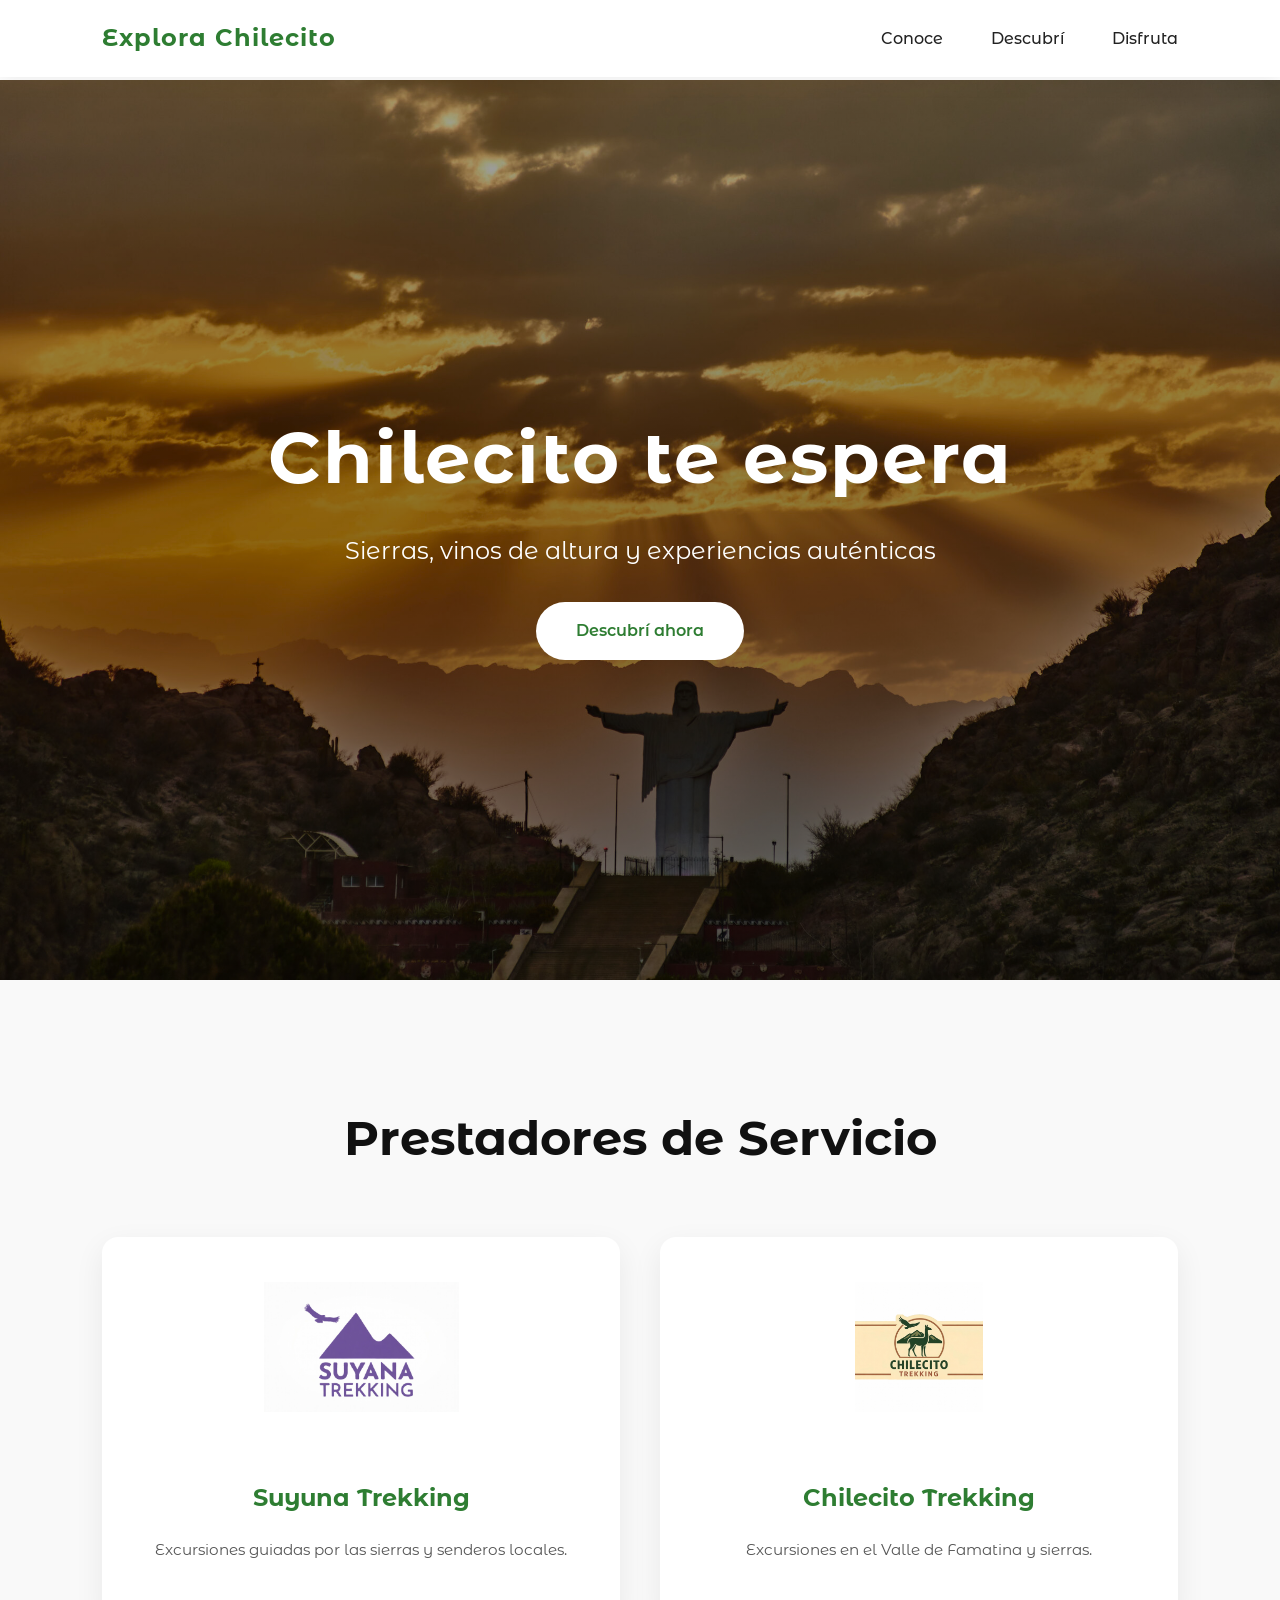
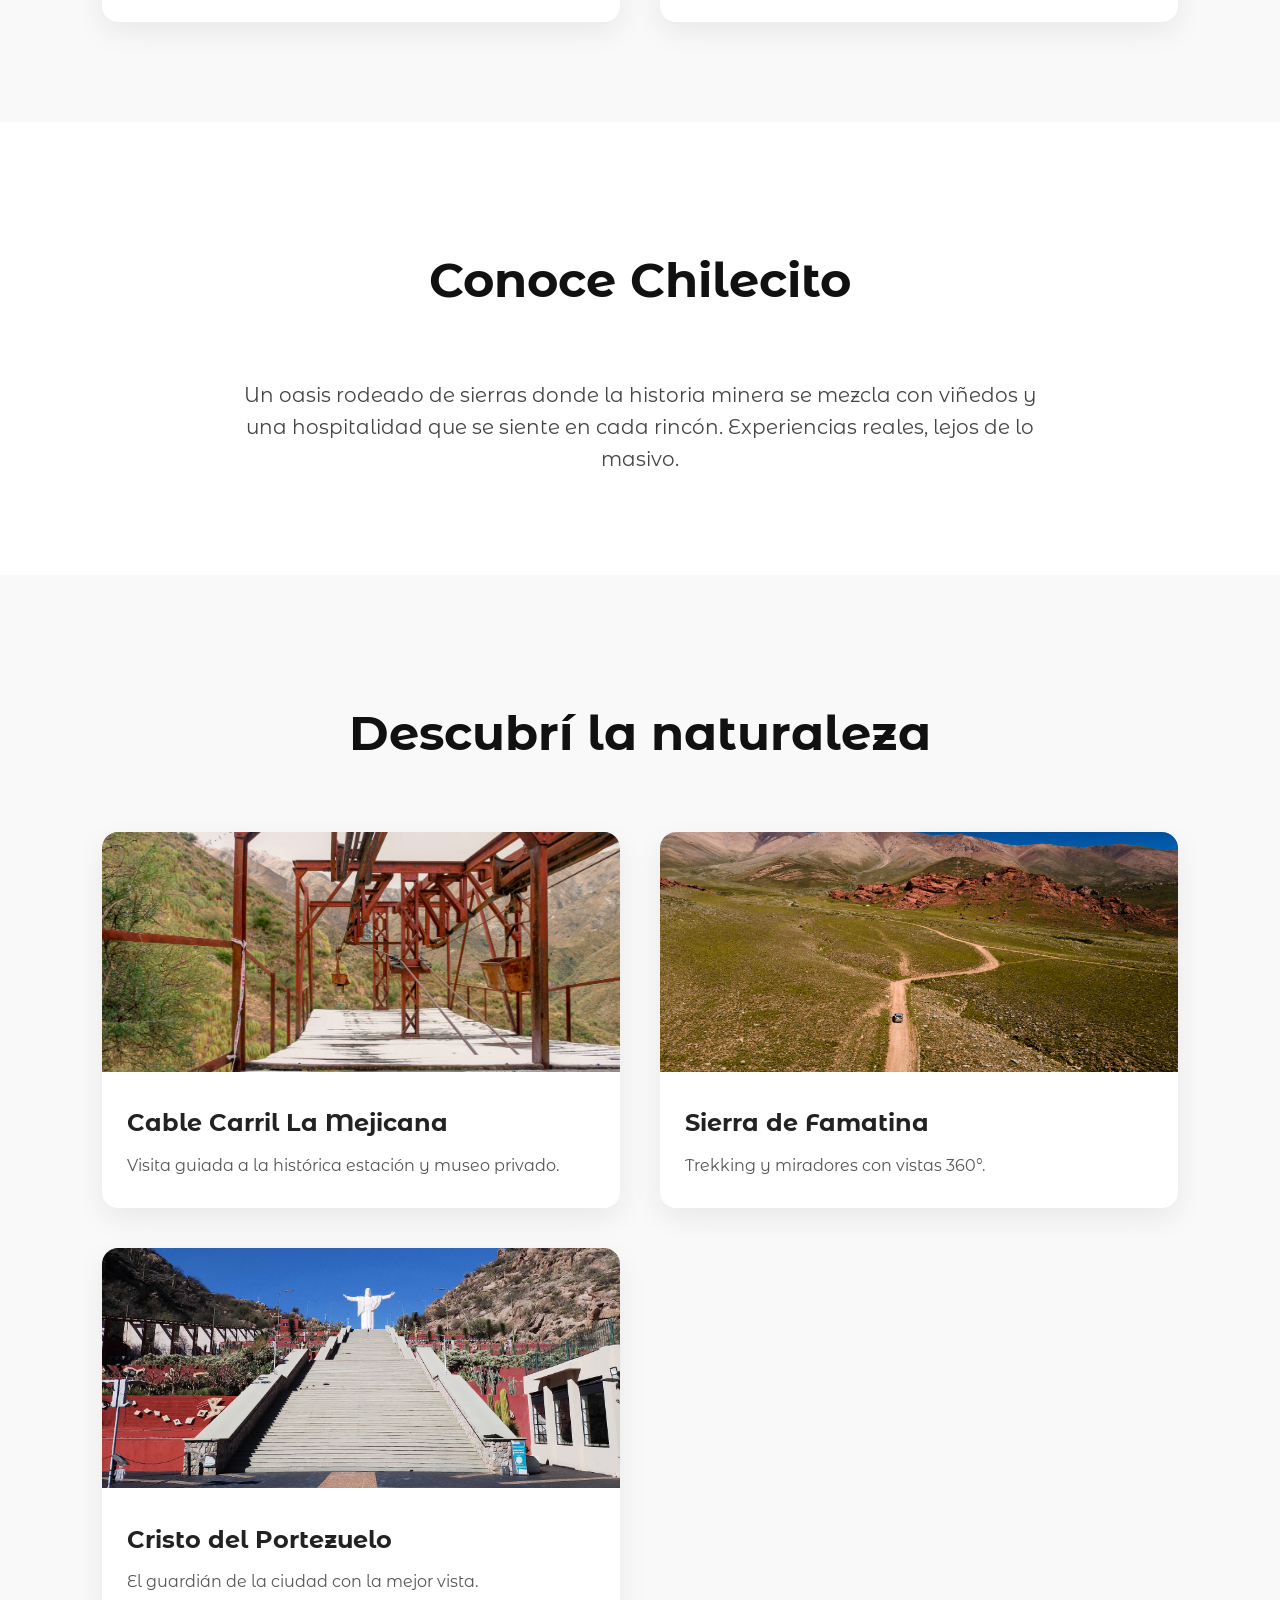
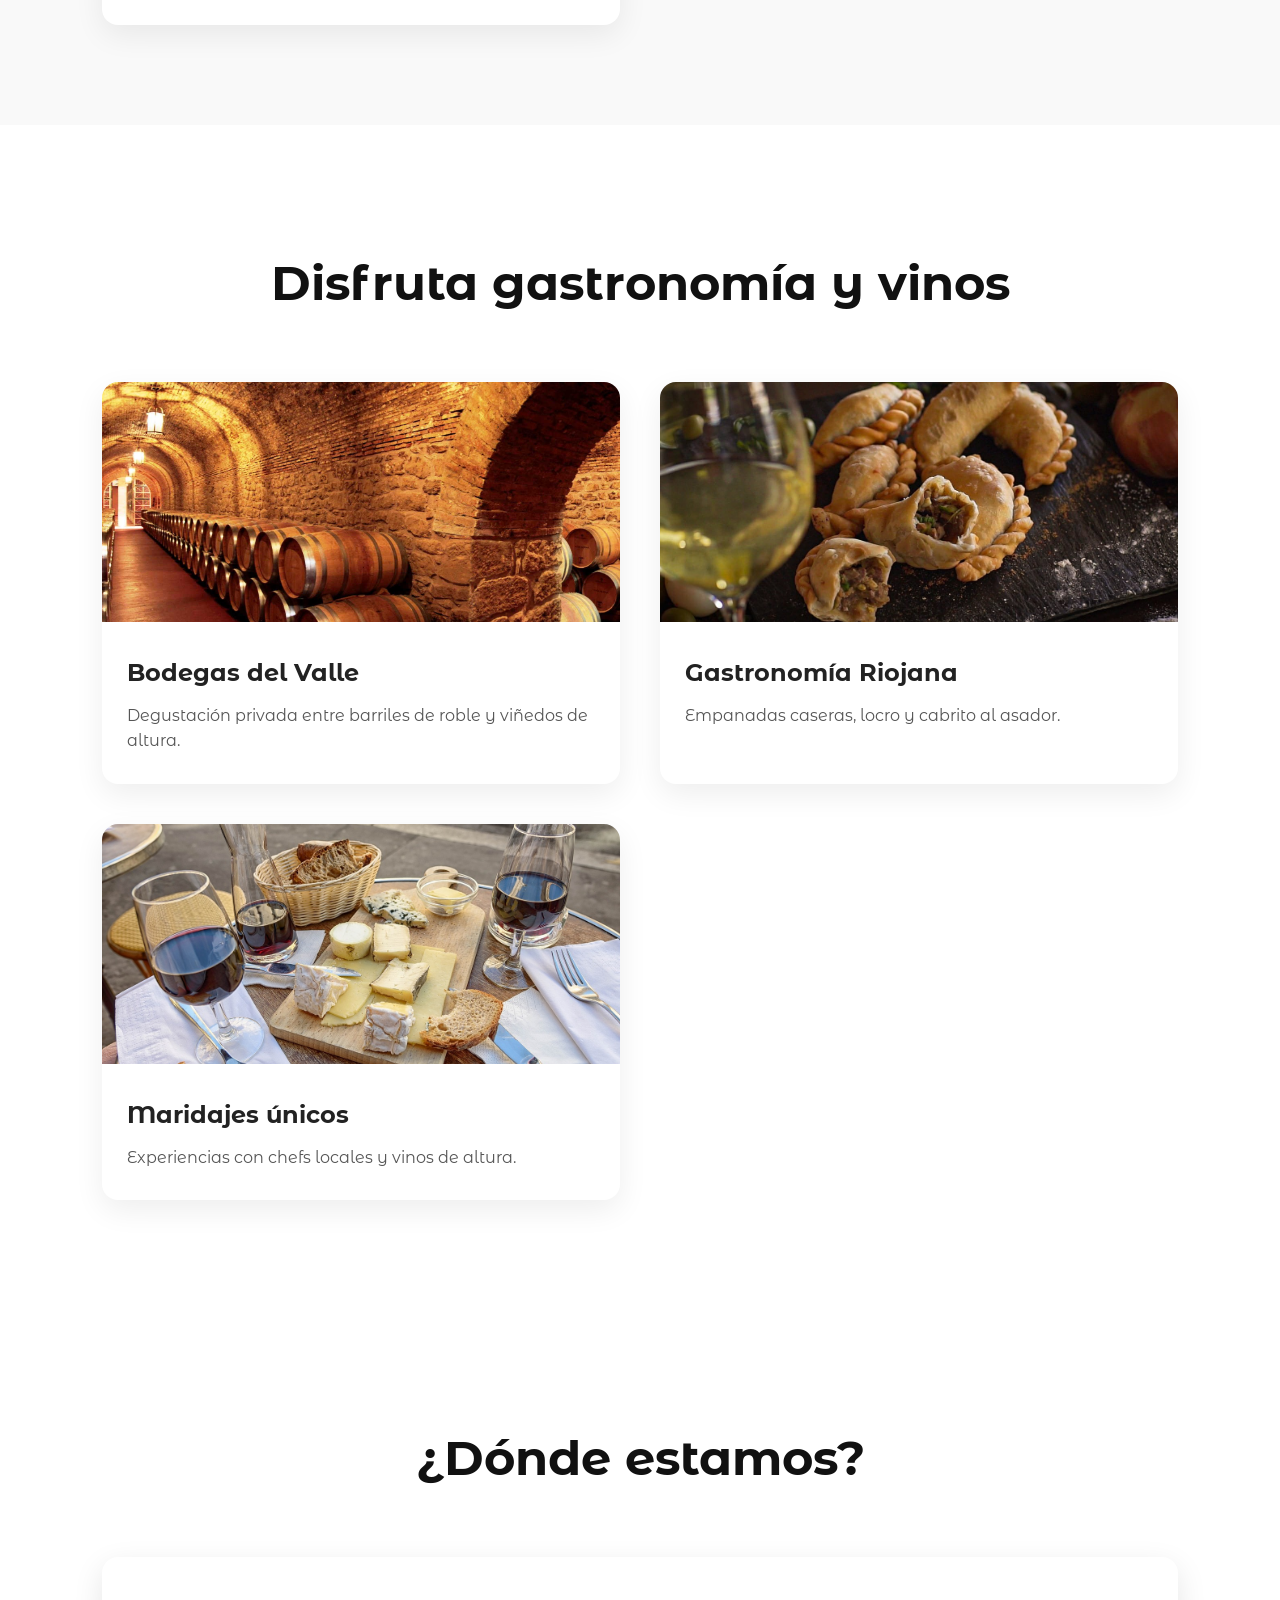
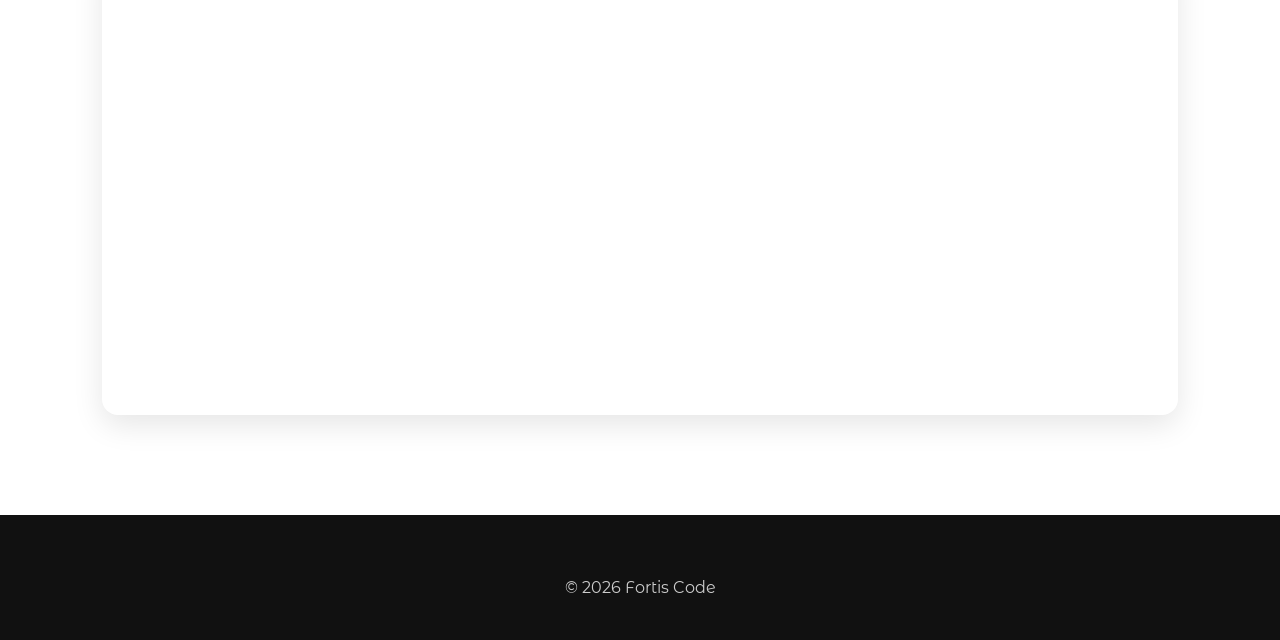
<file: index.html>
<!DOCTYPE html>
<html lang="es">
<head>
    <meta charset="UTF-8">
    <meta name="viewport" content="width=device-width, initial-scale=1.0">
    <title>Explora Chilecito • Sierras • Vinos • Aventura</title>
    <link href="https://fonts.googleapis.com/css2?family=Montserrat+Alternates:wght@400;500;600;700&display=swap" rel="stylesheet">
    <link rel="stylesheet" href="css/styles.css">
</head>
<body>

    <!-- NAVEGACIÓN -->
    <nav class="navbar">
        <div class="logo">
            <h2>Explora Chilecito</h2>
        </div>
        
        <div class="hamburger" onclick="toggleMenu()">☰</div>
        
        <ul class="menu" id="menu">
            <li class="dropdown">
                <a href="#conoce">Conoce</a>
                <ul class="dropdown-content">
                    <li><a href="pages/conoce-historia-cultura.html" target="_blank">Historia & Cultura</a></li>
                    <li><a href="pages/conoce-museos.html" target="_blank">Museos</a></li>
                    <li><a href="pages/conoce-pueblo.html" target="_blank">El Pueblo</a></li>
                </ul>
            </li>
            <li class="dropdown">
                <a href="#descubri">Descubrí</a>
                <ul class="dropdown-content">
                    <li><a href="pages/descubri-naturaleza.html" target="_blank">Naturaleza & Sierras</a></li>
                    <li><a href="pages/descubri-excursiones.html" target="_blank">Excursiones</a></li>
                    <li><a href="pages/descubri-senderismo.html" target="_blank">Senderismo</a></li>
                </ul>
            </li>
            <li class="dropdown">
                <a href="#disfruta">Disfruta</a>
                <ul class="dropdown-content">
                    <li><a href="pages/disfruta-gastronomia.html" target="_blank">Gastronomía Riojana</a></li>
                    <li><a href="pages/disfruta-ruta-vino.html" target="_blank">Ruta del Vino</a></li>
                    <li><a href="pages/disfruta-maridajes.html" target="_blank">Maridajes únicos</a></li>
                </ul>
            </li>
        </ul>
    </nav>

    <!-- HERO SLIDER -->
    <section class="hero">
        <div class="slider">
            <div class="slide active" style="background-image: url('images/hero-chilecito.jpeg')">
                <div class="overlay">
                    <h1>Chilecito te espera</h1>
                    <p>Sierras, vinos de altura y experiencias auténticas</p>
                    <a href="#descubri" class="btn">Descubrí ahora</a>
                </div>
            </div>
            <div class="slide" style="background-image: url('images/cable-mejicana.jpg')">
                <div class="overlay">
                    <h1>El Cable Carril La Mejicana</h1>
                    <p>Una obra de ingeniería que sigue impresionando</p>
                </div>
            </div>
            <div class="slide" style="background-image: url('images/viñedos-famatina.jpg')">
                <div class="overlay">
                    <h1>Viñedos en el Valle de Famatina</h1>
                    <p>Torrontés y Malbec de altura</p>
                </div>
            </div>
        </div>
    </section>

    <!-- PRESTADORES DE SERVICIO -->
    <section id="prestadores" class="section bg-light">
        <div class="container">
            <h2 class="section-title">Prestadores de Servicio</h2>
            <div class="cards-grid">
                <div class="card prestador-card" onclick="openModal('suyuna')">
                    <img src="images/logo-suyana-trekking.jpg" alt="Suyuna Trekking">
                    <h3>Suyuna Trekking</h3>
                    <p>Excursiones guiadas por las sierras y senderos locales.</p>
                </div>
                <div class="card prestador-card" onclick="openModal('chilecitotrekking')">
                    <img src="images/logo-tours-famatina.jpg" alt="Chilecito Trekking">
                    <h3>Chilecito Trekking</h3>
                    <p>Excursiones en el Valle de Famatina y sierras.</p>
                </div>
            </div>
        </div>
    </section>

    <!-- MODALES PARA PRESTADORES -->
    <div id="suyuna" class="modal">
        <div class="modal-content">
            <span class="close" onclick="closeModal('suyuna')">×</span>
            <h2>Suyuna Trekking</h2>
            <p>Contactanos directamente:</p>
            <a href="https://wa.me/5493825NUMEROSUYUNA?text=Hola%2C%20quiero%20info%20de%20senderismo" target="_blank" class="btn-social whatsapp">WhatsApp</a>
            <a href="https://www.instagram.com/suyana_trekking" target="_blank" class="btn-social instagram">Instagram</a>
        </div>
    </div>

    <div id="chilecitotrekking" class="modal">
        <div class="modal-content">
            <span class="close" onclick="closeModal('chilecitotrekking')">×</span>
            <h2>Chilecito Trekking</h2>
            <p>Contactanos directamente:</p>
            <a href="https://wa.me/5493825NUMEROCHILECITO?text=Hola%2C%20quiero%20info%20de%20senderismo" target="_blank" class="btn-social whatsapp">WhatsApp</a>
            <a href="https://www.instagram.com/chilecitotrekking" target="_blank" class="btn-social instagram">Instagram</a>
        </div>
    </div>

    <!-- CONOCE -->
    <section id="conoce" class="section">
        <div class="container">
            <h2 class="section-title">Conoce Chilecito</h2>
            <p class="intro">
                Un oasis rodeado de sierras donde la historia minera se mezcla con viñedos 
                y una hospitalidad que se siente en cada rincón. Experiencias reales, lejos de lo masivo.
            </p>
        </div>
    </section>

    <!-- DESCUBRÍ -->
    <section id="descubri" class="section bg-light">
        <div class="container">
            <h2 class="section-title">Descubrí la naturaleza</h2>
            <div class="cards-grid">
                <div class="card">
                    <img src="images/cable-mejicana.jpg" alt="Cable Carril La Mejicana">
                    <h3>Cable Carril La Mejicana</h3>
                    <p>Visita guiada a la histórica estación y museo privado.</p>
                </div>
                <div class="card">
                    <img src="images/sierra-famatina.jpg" alt="Sierra de Famatina">
                    <h3>Sierra de Famatina</h3>
                    <p>Trekking y miradores con vistas 360°.</p>
                </div>
                <div class="card">
                    <img src="images/cristo-portezuelo.jpg" alt="Cristo del Portezuelo">
                    <h3>Cristo del Portezuelo</h3>
                    <p>El guardián de la ciudad con la mejor vista.</p>
                </div>
            </div>
        </div>
    </section>

    <!-- DISFRUTA -->
    <section id="disfruta" class="section">
        <div class="container">
            <h2 class="section-title">Disfruta gastronomía y vinos</h2>
            <div class="cards-grid">
                <div class="card">
                    <img src="images/barriles-vino.jpg" alt="Barriles en bodega">
                    <h3>Bodegas del Valle</h3>
                    <p>Degustación privada entre barriles de roble y viñedos de altura.</p>
                </div>
                <div class="card">
                    <img src="images/empanadas-riojanas.jpg" alt="Empanadas riojanas">
                    <h3>Gastronomía Riojana</h3>
                    <p>Empanadas caseras, locro y cabrito al asador.</p>
                </div>
                <div class="card">
                    <img src="images/maridaje-vinos.jpg" alt="Maridaje de vinos y comida">
                    <h3>Maridajes únicos</h3>
                    <p>Experiencias con chefs locales y vinos de altura.</p>
                </div>
            </div>
        </div>
    </section>

    <!-- MAPA -->
    <section id="ubicacion" class="section">
        <div class="container">
            <h2 class="section-title">¿Dónde estamos?</h2>
            <div class="map-container">
                <iframe src="https://www.google.com/maps/embed?pb=!1m18!1m12!1m3!1d3265.123456789!2d-67.495!3d-29.16!2m3!1f0!2f0!3f0!3m2!1i1024!2i768!4f13.1!3m3!1m2!1s0x96b5c5c5c5c5c5c5%3A0x1234567890abcdef!2sChilecito%2C%20La%20Rioja%2C%20Argentina!5e0!3m2!1ses!2sar!4v1700000000000" 
                        width="100%" height="450" style="border:0;" allowfullscreen="" loading="lazy" referrerpolicy="no-referrer-when-downgrade"></iframe>
            </div>
        </div>
    </section>

    <!-- FOOTER (solo derechos de autor) -->
    <footer id="contacto">
        <div class="container">
            <p>© 2026 Fortis Code</p>
        </div>
    </footer>

    <script>
        // Slider automático
        let currentSlide = 0;
        const slides = document.querySelectorAll('.slide');
        setInterval(() => {
            slides[currentSlide].classList.remove('active');
            currentSlide = (currentSlide + 1) % slides.length;
            slides[currentSlide].classList.add('active');
        }, 5000);

        // Menú hamburguesa en móvil
        function toggleMenu() {
            const menu = document.getElementById('menu');
            menu.classList.toggle('active');
        }

        // Modales para prestadores
        function openModal(id) {
            document.getElementById(id).style.display = "block";
        }

        function closeModal(id) {
            document.getElementById(id).style.display = "none";
        }

        window.onclick = function(event) {
            const modals = document.getElementsByClassName('modal');
            for (let i = 0; i < modals.length; i++) {
                if (event.target == modals[i]) {
                    modals[i].style.display = "none";
                }
            }
        }
    </script>

</body>
</html>
</file>
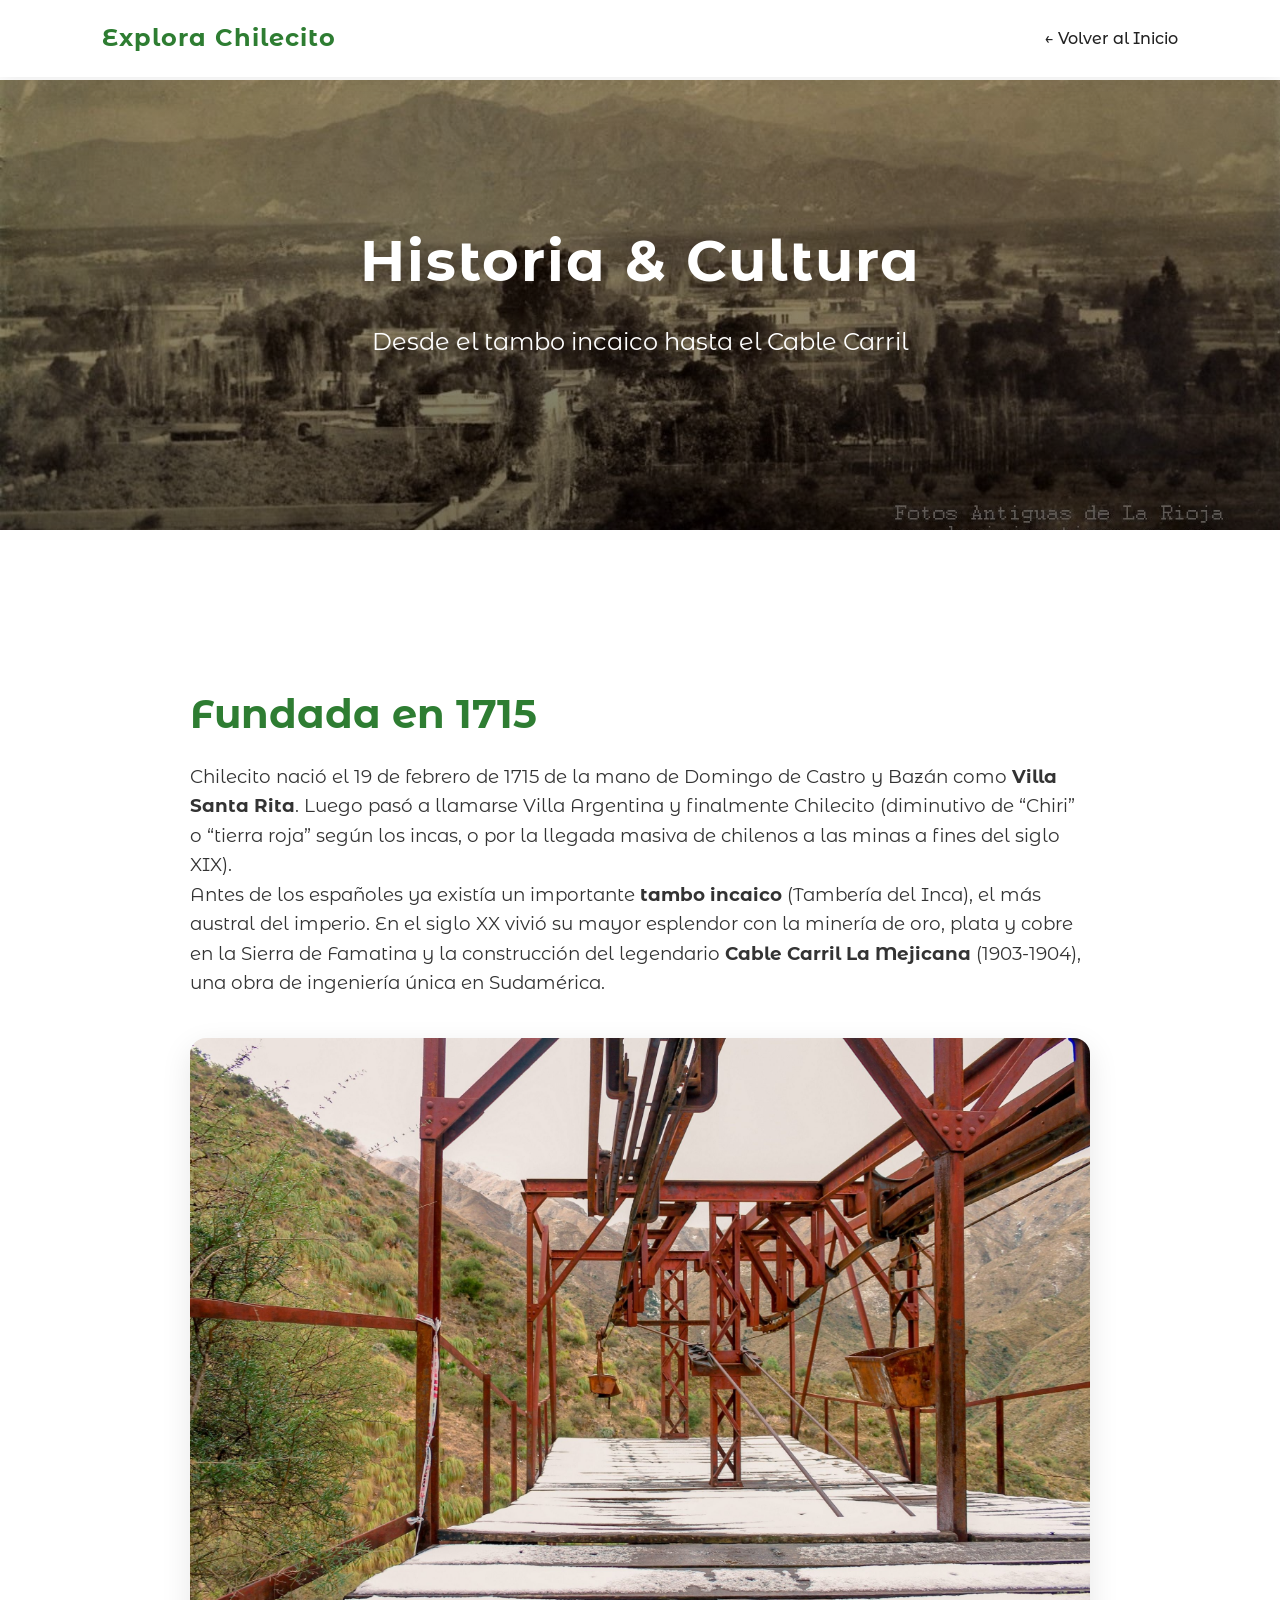
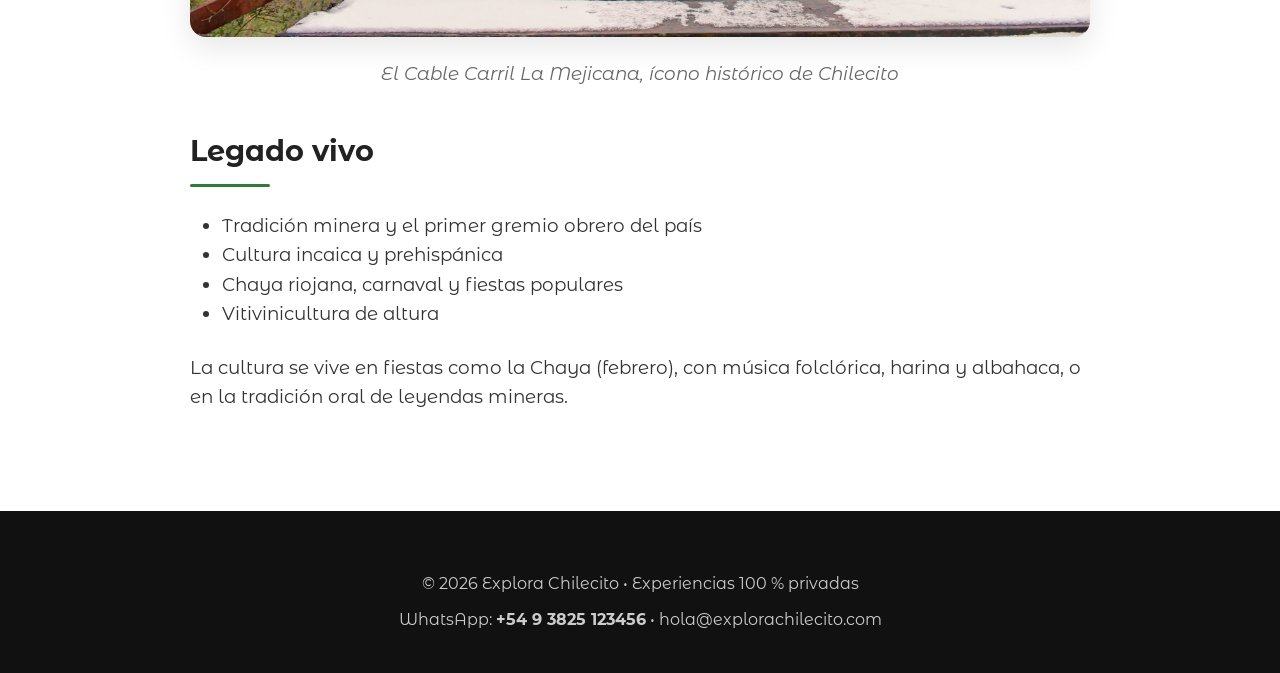
<file: pages/conoce-historia-cultura.html>
<!DOCTYPE html>
<html lang="es">
<head>
    <meta charset="UTF-8">
    <meta name="viewport" content="width=device-width, initial-scale=1.0">
    <title>Historia & Cultura • Explora Chilecito</title>
    <link href="https://fonts.googleapis.com/css2?family=Montserrat+Alternates:wght@400;500;600;700&display=swap" rel="stylesheet">
    <link rel="stylesheet" href="../css/styles.css">
</head>
<body>
    <nav class="navbar">
        <div class="logo"><h2>Explora Chilecito</h2></div>
        <ul class="menu"><li><a href="../index.html">← Volver al Inicio</a></li></ul>
    </nav>

    <section class="hero small-hero" style="background-image: url('../images/historia-hero.jpg');">
        <div class="overlay">
            <h1>Historia & Cultura</h1>
            <p>Desde el tambo incaico hasta el Cable Carril</p>
        </div>
    </section>

    <section class="section">
        <div class="container content-text">
            <h2>Fundada en 1715</h2>
            <p>Chilecito nació el 19 de febrero de 1715 de la mano de Domingo de Castro y Bazán como <strong>Villa Santa Rita</strong>. Luego pasó a llamarse Villa Argentina y finalmente Chilecito (diminutivo de “Chiri” o “tierra roja” según los incas, o por la llegada masiva de chilenos a las minas a fines del siglo XIX).</p>
            
            <p>Antes de los españoles ya existía un importante <strong>tambo incaico</strong> (Tambería del Inca), el más austral del imperio. En el siglo XX vivió su mayor esplendor con la minería de oro, plata y cobre en la Sierra de Famatina y la construcción del legendario <strong>Cable Carril La Mejicana</strong> (1903-1904), una obra de ingeniería única en Sudamérica.</p>

            <div class="image-full">
                <img src="../images/cable-mejicana.jpg" alt="Cable Carril histórico">
                <p class="caption">El Cable Carril La Mejicana, ícono histórico de Chilecito</p>
            </div>

            <h3>Legado vivo</h3>
            <ul>
                <li>Tradición minera y el primer gremio obrero del país</li>
                <li>Cultura incaica y prehispánica</li>
                <li>Chaya riojana, carnaval y fiestas populares</li>
                <li>Vitivinicultura de altura</li>
            </ul>

            <p>La cultura se vive en fiestas como la Chaya (febrero), con música folclórica, harina y albahaca, o en la tradición oral de leyendas mineras.</p>
        </div>
    </section>

    <footer id="contacto">
        <div class="container">
            <p>© 2026 Explora Chilecito • Experiencias 100 % privadas</p>
            <p>WhatsApp: <strong>+54 9 3825 123456</strong> • hola@explorachilecito.com</p>
        </div>
    </footer>
</body>
</html>
</file>
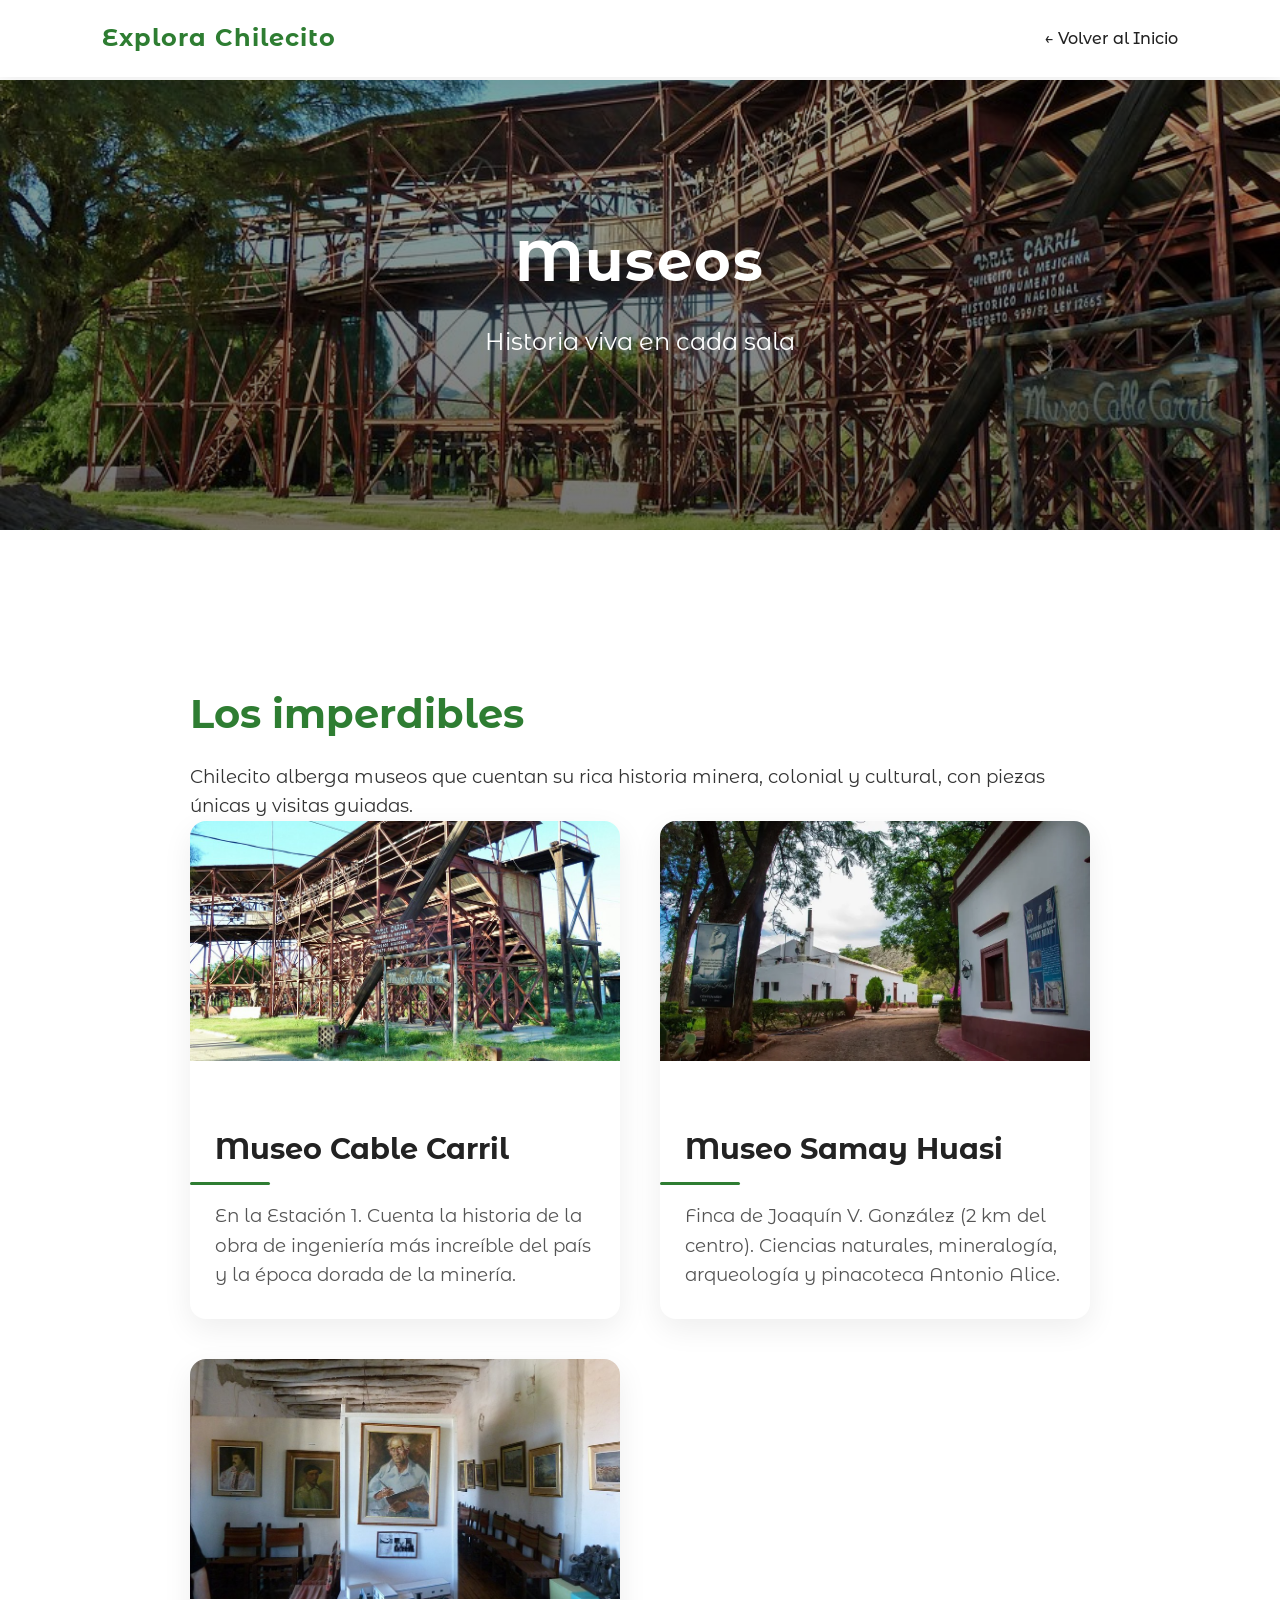
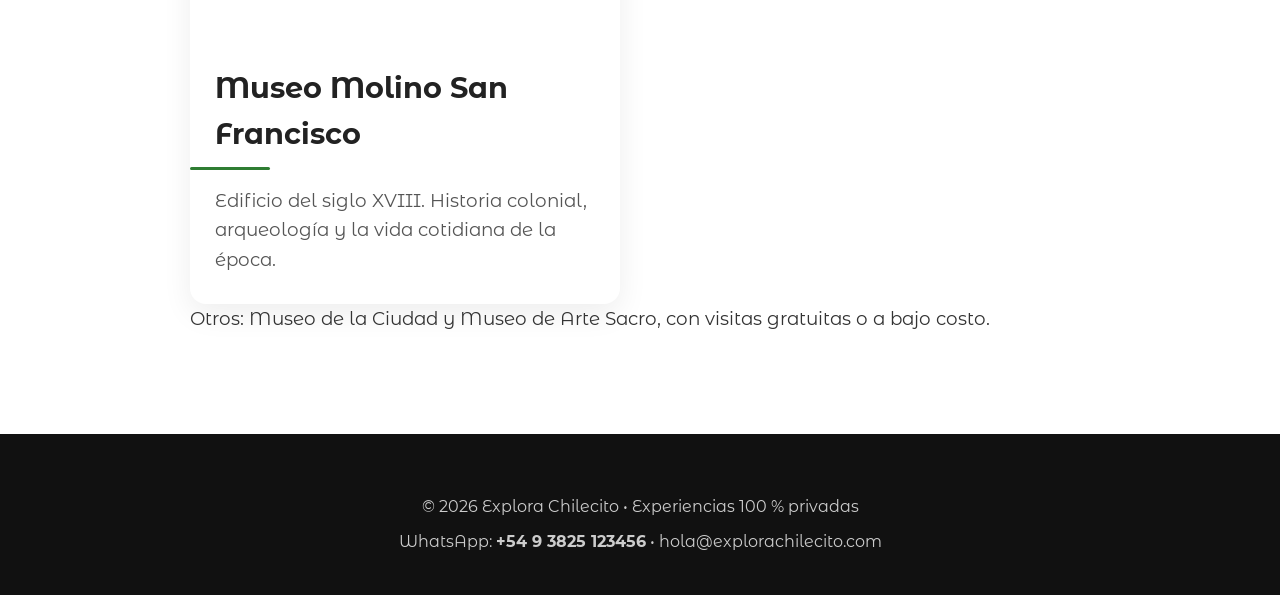
<file: pages/conoce-museos.html>
<!DOCTYPE html>
<html lang="es">
<head>
    <meta charset="UTF-8">
    <meta name="viewport" content="width=device-width, initial-scale=1.0">
    <title>Museos de Chilecito • Explora Chilecito</title>
    <link href="https://fonts.googleapis.com/css2?family=Montserrat+Alternates:wght@400;500;600;700&display=swap" rel="stylesheet">
    <link rel="stylesheet" href="../css/styles.css">
</head>
<body>
    <nav class="navbar">
        <div class="logo"><h2>Explora Chilecito</h2></div>
        <ul class="menu"><li><a href="../index.html">← Volver al Inicio</a></li></ul>
    </nav>

    <section class="hero small-hero" style="background-image: url('../images/museos-hero.jpg');">
        <div class="overlay">
            <h1>Museos</h1>
            <p>Historia viva en cada sala</p>
        </div>
    </section>

    <section class="section">
        <div class="container content-text">
            <h2>Los imperdibles</h2>
            <p>Chilecito alberga museos que cuentan su rica historia minera, colonial y cultural, con piezas únicas y visitas guiadas.</p>

            <div class="cards-grid">
                <div class="card">
                    <img src="../images/museo-cable-carril.jpg" alt="Museo Cable Carril">
                    <h3>Museo Cable Carril</h3>
                    <p>En la Estación 1. Cuenta la historia de la obra de ingeniería más increíble del país y la época dorada de la minería.</p>
                </div>
                <div class="card">
                    <img src="../images/museo-samay-huasi.jpg" alt="Museo Samay Huasi">
                    <h3>Museo Samay Huasi</h3>
                    <p>Finca de Joaquín V. González (2 km del centro). Ciencias naturales, mineralogía, arqueología y pinacoteca Antonio Alice.</p>
                </div>
                <div class="card">
                    <img src="../images/museo-molino.jpg" alt="Museo Molino San Francisco">
                    <h3>Museo Molino San Francisco</h3>
                    <p>Edificio del siglo XVIII. Historia colonial, arqueología y la vida cotidiana de la época.</p>
                </div>
            </div>

            <p>Otros: Museo de la Ciudad y Museo de Arte Sacro, con visitas gratuitas o a bajo costo.</p>
        </div>
    </section>

    <footer id="contacto">
        <div class="container">
            <p>© 2026 Explora Chilecito • Experiencias 100 % privadas</p>
            <p>WhatsApp: <strong>+54 9 3825 123456</strong> • hola@explorachilecito.com</p>
        </div>
    </footer>
</body>
</html>
</file>
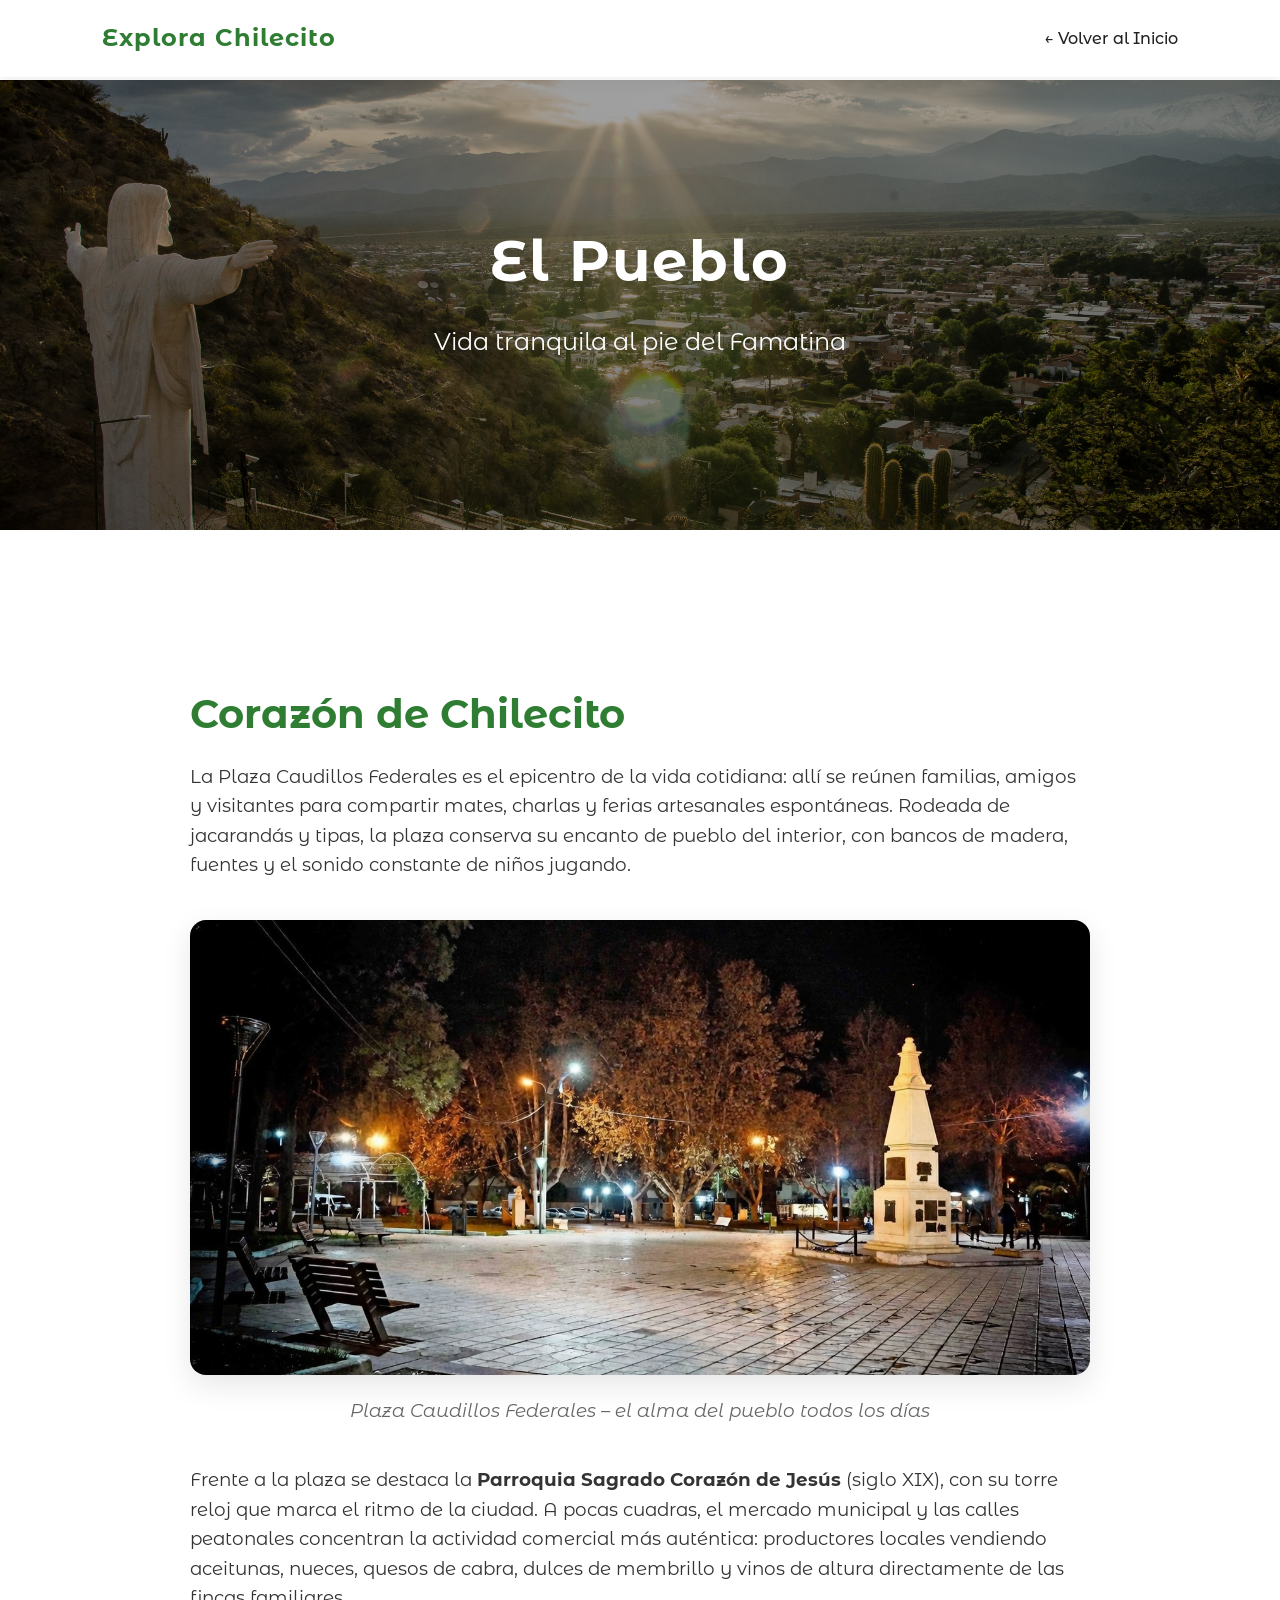
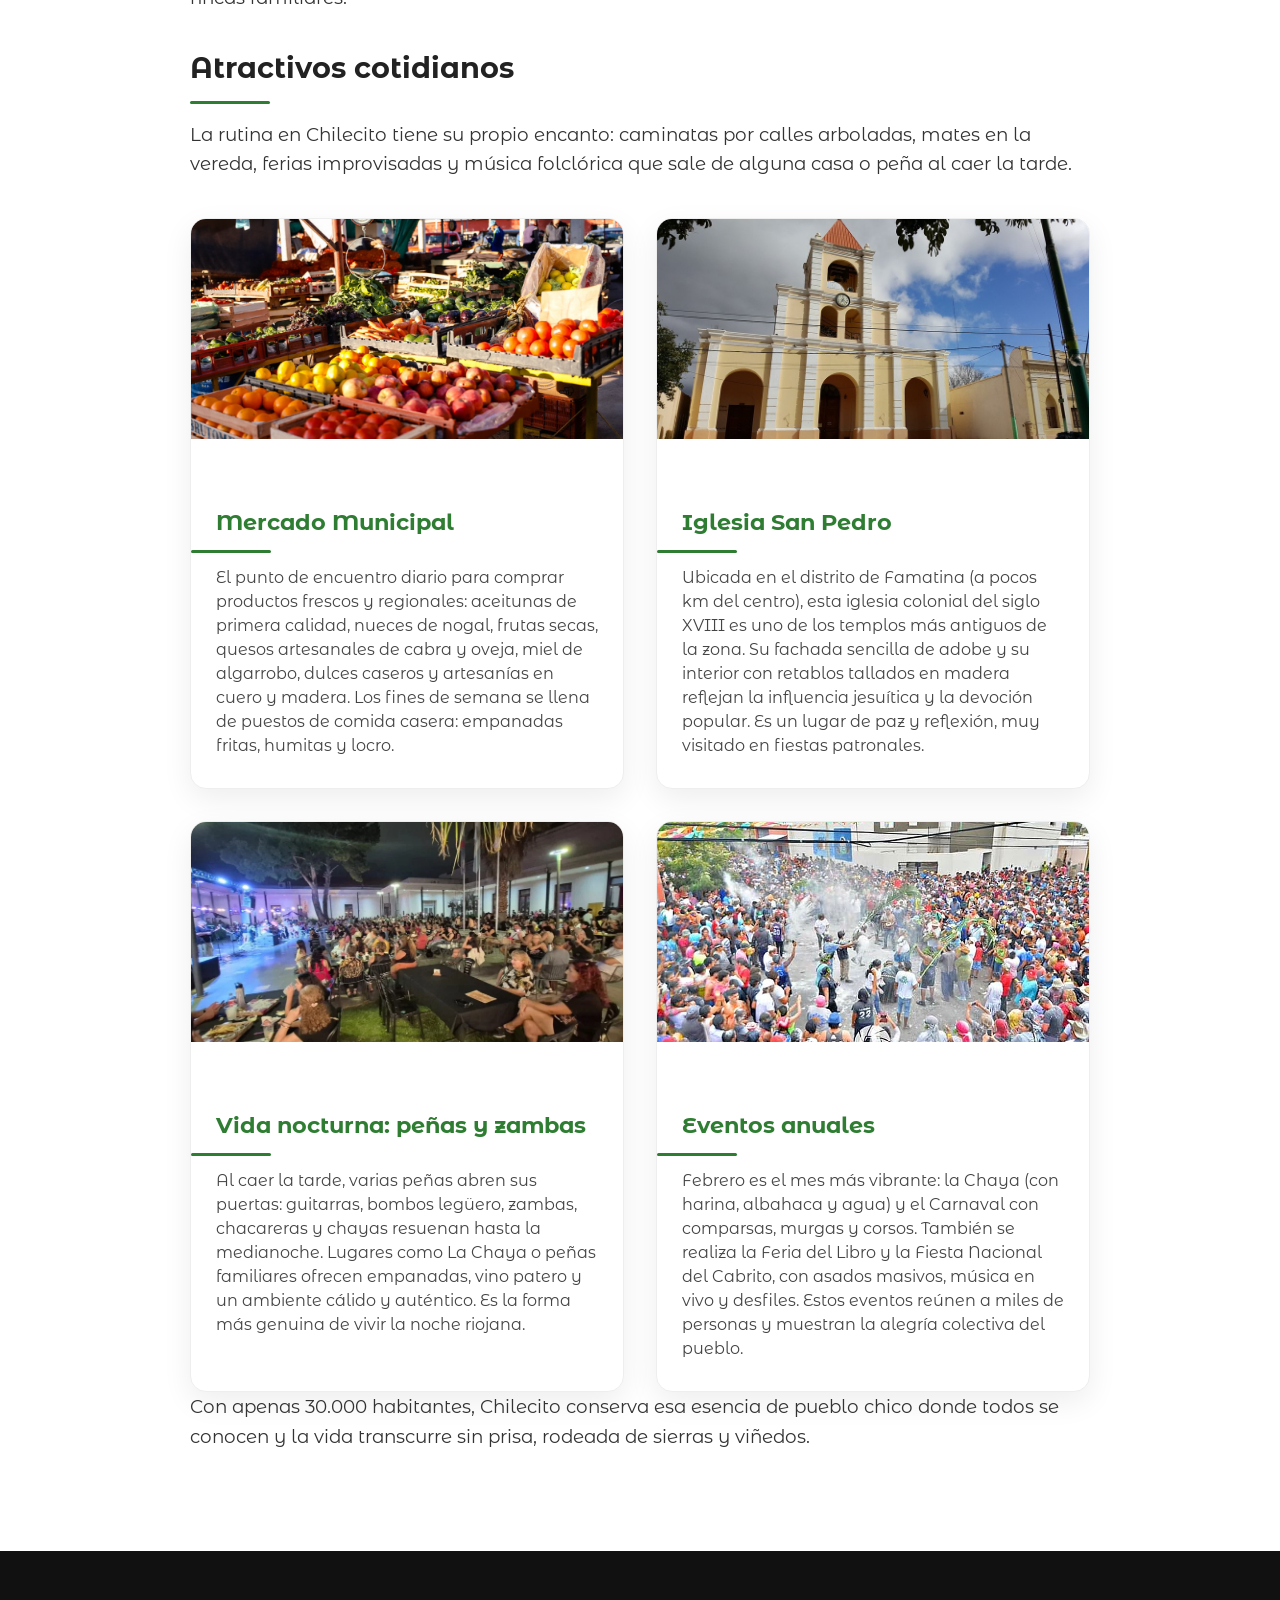
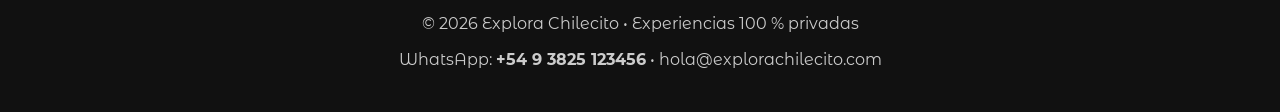
<file: pages/conoce-pueblo.html>
<!DOCTYPE html>
<html lang="es">
<head>
    <meta charset="UTF-8">
    <meta name="viewport" content="width=device-width, initial-scale=1.0">
    <title>El Pueblo • Explora Chilecito</title>
    <link href="https://fonts.googleapis.com/css2?family=Montserrat+Alternates:wght@400;500;600;700&display=swap" rel="stylesheet">
    <link rel="stylesheet" href="../css/styles.css">
</head>
<body>
    <nav class="navbar">
        <div class="logo"><h2>Explora Chilecito</h2></div>
        <ul class="menu"><li><a href="../index.html">← Volver al Inicio</a></li></ul>
    </nav>

    <section class="hero small-hero" style="background-image: url('../images/pueblo-hero.jpg');">
        <div class="overlay">
            <h1>El Pueblo</h1>
            <p>Vida tranquila al pie del Famatina</p>
        </div>
    </section>

    <section class="section">
        <div class="container content-text">
            <h2>Corazón de Chilecito</h2>
            <p>La Plaza Caudillos Federales es el epicentro de la vida cotidiana: allí se reúnen familias, amigos y visitantes para compartir mates, charlas y ferias artesanales espontáneas. Rodeada de jacarandás y tipas, la plaza conserva su encanto de pueblo del interior, con bancos de madera, fuentes y el sonido constante de niños jugando.</p>

            <div class="image-full">
                <img src="../images/pueblo-plaza.jpg" alt="Plaza Caudillos Federales al atardecer">
                <p class="caption">Plaza Caudillos Federales – el alma del pueblo todos los días</p>
            </div>

            <p>Frente a la plaza se destaca la <strong>Parroquia Sagrado Corazón de Jesús</strong> (siglo XIX), con su torre reloj que marca el ritmo de la ciudad. A pocas cuadras, el mercado municipal y las calles peatonales concentran la actividad comercial más auténtica: productores locales vendiendo aceitunas, nueces, quesos de cabra, dulces de membrillo y vinos de altura directamente de las fincas familiares.</p>

            <h3>Atractivos cotidianos</h3>
            <p>La rutina en Chilecito tiene su propio encanto: caminatas por calles arboladas, mates en la vereda, ferias improvisadas y música folclórica que sale de alguna casa o peña al caer la tarde.</p>

            <div class="cards-grid atractivos-grid">
                <div class="card">
                    <img src="../images/mercado-municipal-chilecito.jpg" alt="Mercado Municipal de Chilecito">
                    <h3>Mercado Municipal</h3>
                    <p>El punto de encuentro diario para comprar productos frescos y regionales: aceitunas de primera calidad, nueces de nogal, frutas secas, quesos artesanales de cabra y oveja, miel de algarrobo, dulces caseros y artesanías en cuero y madera. Los fines de semana se llena de puestos de comida casera: empanadas fritas, humitas y locro.</p>
                </div>

                <div class="card">
                    <img src="../images/iglesia-san-pedro-famatina.jpg" alt="Iglesia San Pedro en Famatina">
                    <h3>Iglesia San Pedro</h3>
                    <p>Ubicada en el distrito de Famatina (a pocos km del centro), esta iglesia colonial del siglo XVIII es uno de los templos más antiguos de la zona. Su fachada sencilla de adobe y su interior con retablos tallados en madera reflejan la influencia jesuítica y la devoción popular. Es un lugar de paz y reflexión, muy visitado en fiestas patronales.</p>
                </div>

                <div class="card">
                    <img src="../images/pena-folclorica-chilecito.jpg" alt="Peña folclórica nocturna en Chilecito">
                    <h3>Vida nocturna: peñas y zambas</h3>
                    <p>Al caer la tarde, varias peñas abren sus puertas: guitarras, bombos legüero, zambas, chacareras y chayas resuenan hasta la medianoche. Lugares como La Chaya o peñas familiares ofrecen empanadas, vino patero y un ambiente cálido y auténtico. Es la forma más genuina de vivir la noche riojana.</p>
                </div>

                <div class="card">
                    <img src="../images/carnaval-chilecito.jpg" alt="Carnaval en Chilecito">
                    <h3>Eventos anuales</h3>
                    <p>Febrero es el mes más vibrante: la Chaya (con harina, albahaca y agua) y el Carnaval con comparsas, murgas y corsos. También se realiza la Feria del Libro y la Fiesta Nacional del Cabrito, con asados masivos, música en vivo y desfiles. Estos eventos reúnen a miles de personas y muestran la alegría colectiva del pueblo.</p>
                </div>
            </div>

            <p>Con apenas 30.000 habitantes, Chilecito conserva esa esencia de pueblo chico donde todos se conocen y la vida transcurre sin prisa, rodeada de sierras y viñedos.</p>
        </div>
    </section>

    <footer id="contacto">
        <div class="container">
            <p>© 2026 Explora Chilecito • Experiencias 100 % privadas</p>
            <p>WhatsApp: <strong>+54 9 3825 123456</strong> • hola@explorachilecito.com</p>
        </div>
    </footer>
</body>
</html>
</file>
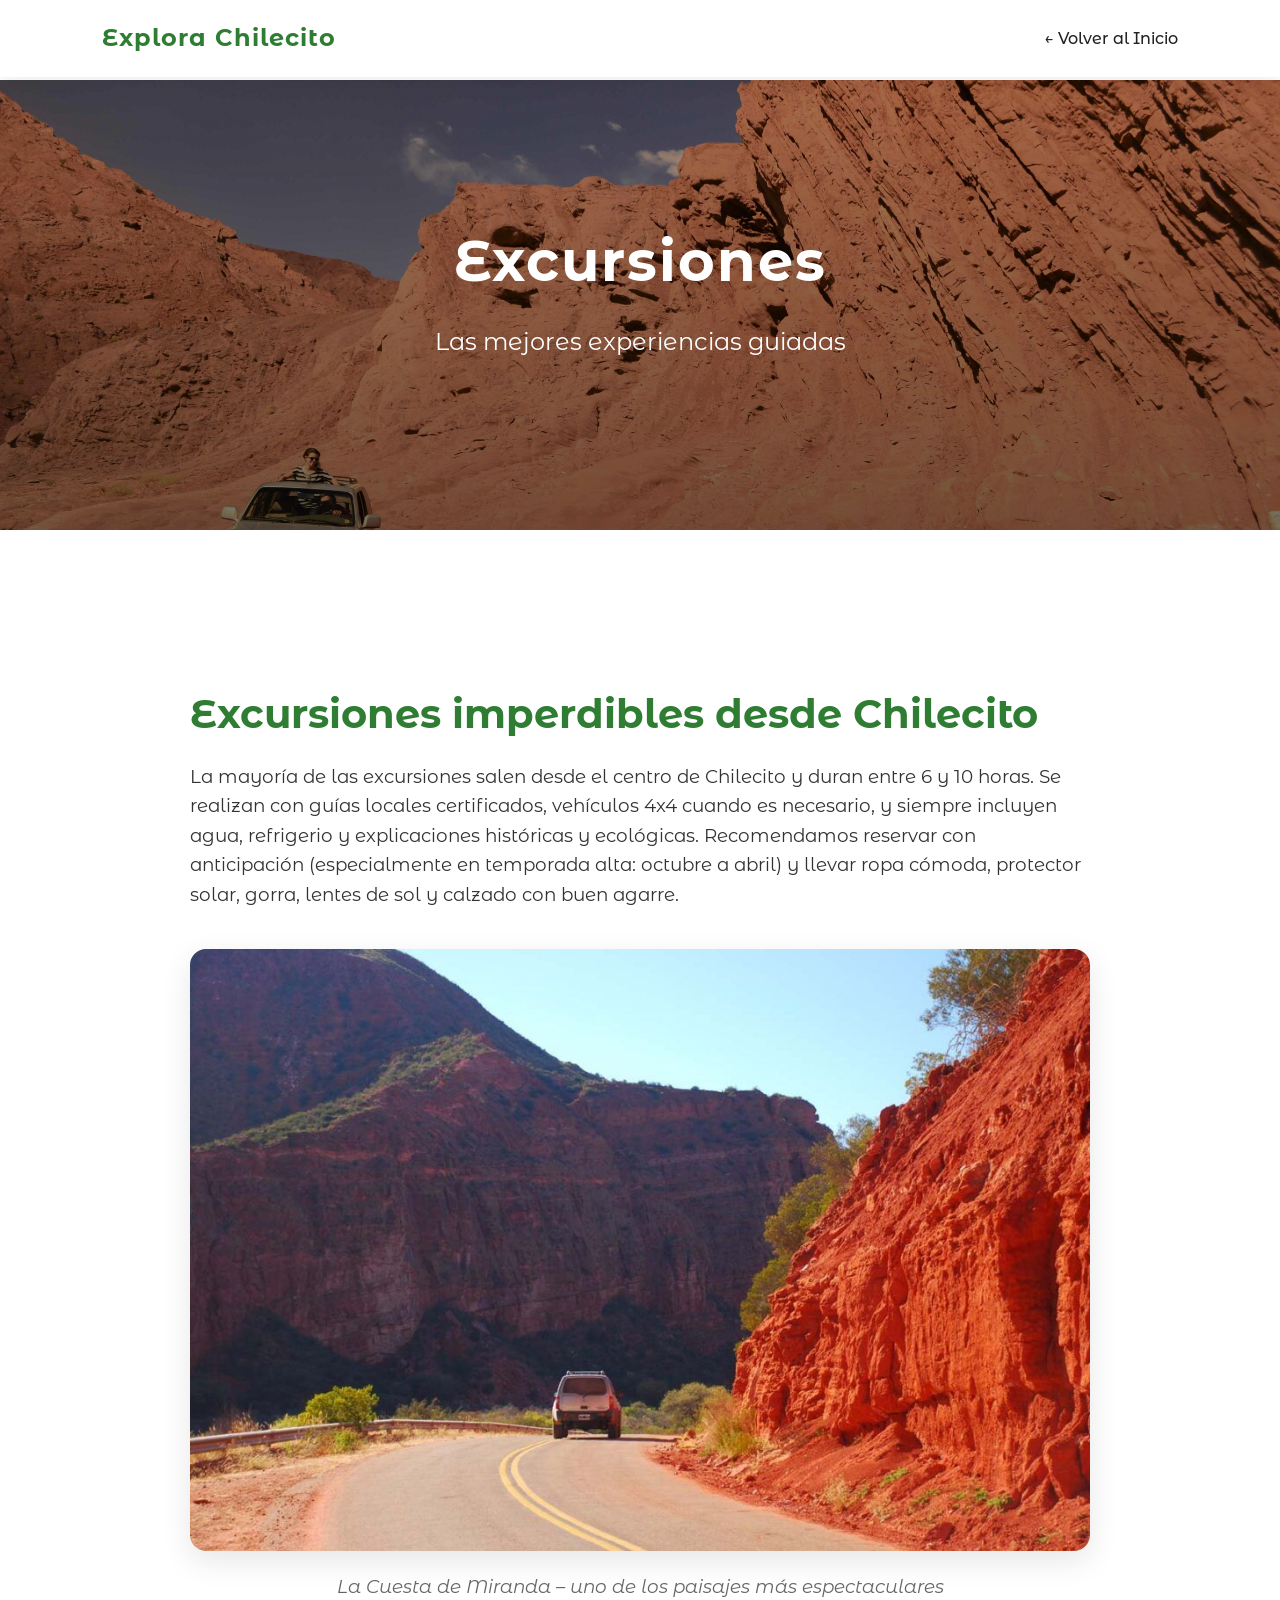
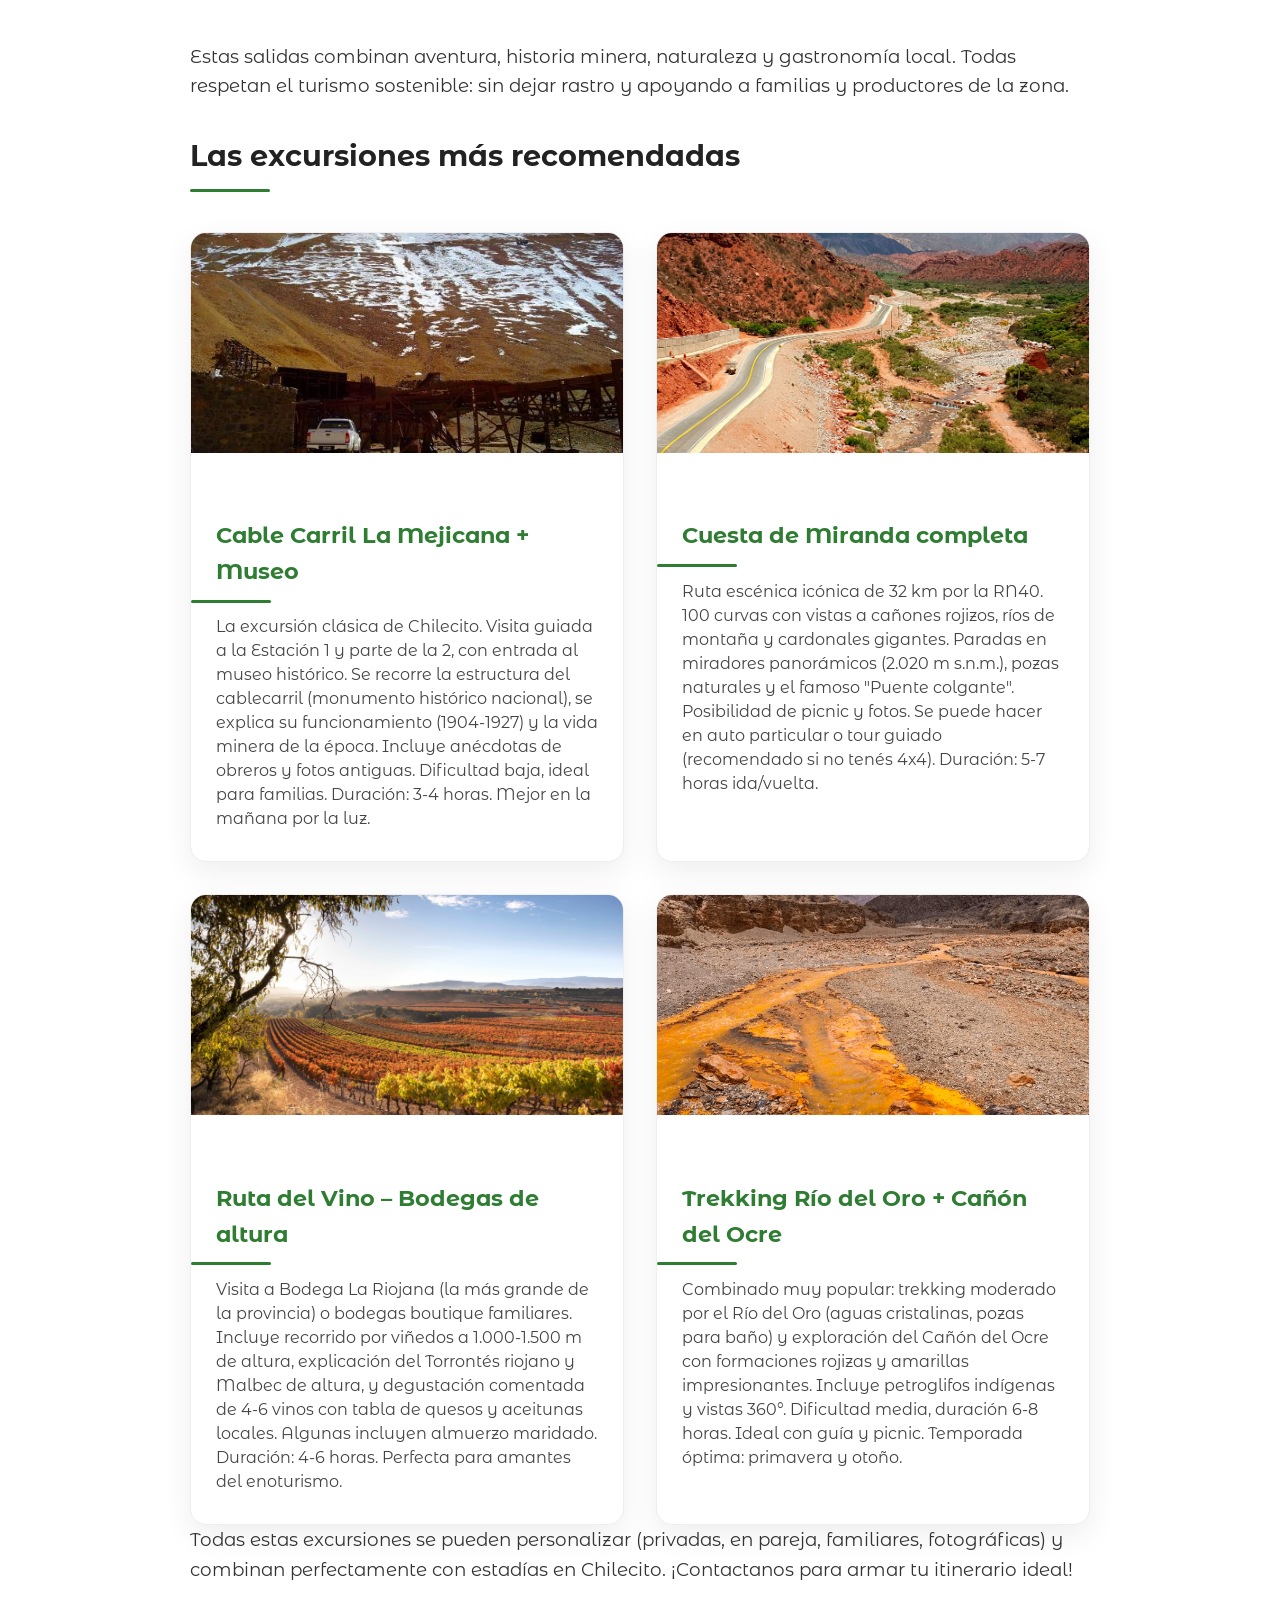
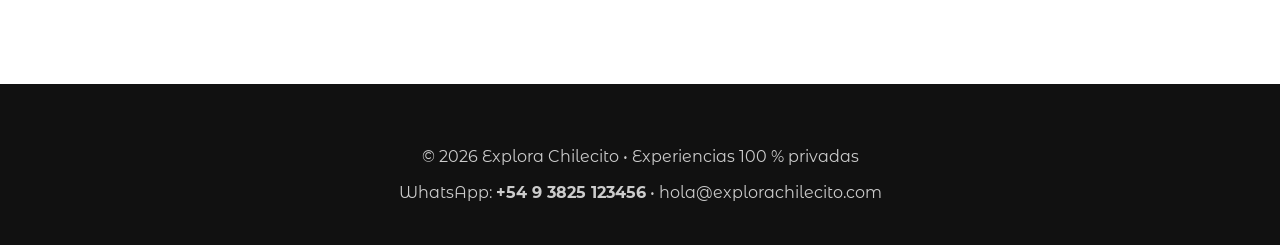
<file: pages/descubri-excursiones.html>
<!DOCTYPE html>
<html lang="es">
<head>
    <meta charset="UTF-8">
    <meta name="viewport" content="width=device-width, initial-scale=1.0">
    <title>Excursiones • Explora Chilecito</title>
    <link href="https://fonts.googleapis.com/css2?family=Montserrat+Alternates:wght@400;500;600;700&display=swap" rel="stylesheet">
    <link rel="stylesheet" href="../css/styles.css">
</head>
<body>
    <nav class="navbar">
        <div class="logo"><h2>Explora Chilecito</h2></div>
        <ul class="menu"><li><a href="../index.html">← Volver al Inicio</a></li></ul>
    </nav>

    <section class="hero small-hero" style="background-image: url('../images/excursiones-hero.jpg');">
        <div class="overlay">
            <h1>Excursiones</h1>
            <p>Las mejores experiencias guiadas</p>
        </div>
    </section>

    <section class="section">
        <div class="container content-text">
            <h2>Excursiones imperdibles desde Chilecito</h2>
            <p>La mayoría de las excursiones salen desde el centro de Chilecito y duran entre 6 y 10 horas. Se realizan con guías locales certificados, vehículos 4x4 cuando es necesario, y siempre incluyen agua, refrigerio y explicaciones históricas y ecológicas. Recomendamos reservar con anticipación (especialmente en temporada alta: octubre a abril) y llevar ropa cómoda, protector solar, gorra, lentes de sol y calzado con buen agarre.</p>

            <div class="image-full">
                <img src="../images/excursion-grupo-cuesta-miranda.jpg" alt="Grupo en excursión por Cuesta de Miranda">
                <p class="caption">La Cuesta de Miranda – uno de los paisajes más espectaculares</p>
            </div>

            <p>Estas salidas combinan aventura, historia minera, naturaleza y gastronomía local. Todas respetan el turismo sostenible: sin dejar rastro y apoyando a familias y productores de la zona.</p>

            <h3>Las excursiones más recomendadas</h3>

            <div class="cards-grid atractivos-grid">
                <div class="card">
                    <img src="../images/excursion-cable-carril-estacion.jpg" alt="Excursión al Cable Carril La Mejicana">
                    <h3>Cable Carril La Mejicana + Museo</h3>
                    <p>La excursión clásica de Chilecito. Visita guiada a la Estación 1 y parte de la 2, con entrada al museo histórico. Se recorre la estructura del cablecarril (monumento histórico nacional), se explica su funcionamiento (1904-1927) y la vida minera de la época. Incluye anécdotas de obreros y fotos antiguas. Dificultad baja, ideal para familias. Duración: 3-4 horas. Mejor en la mañana por la luz.</p>
                </div>

                <div class="card">
                    <img src="../images/excursion-cuesta-miranda-mirador.jpg" alt="Mirador en Cuesta de Miranda">
                    <h3>Cuesta de Miranda completa</h3>
                    <p>Ruta escénica icónica de 32 km por la RN40. 100 curvas con vistas a cañones rojizos, ríos de montaña y cardonales gigantes. Paradas en miradores panorámicos (2.020 m s.n.m.), pozas naturales y el famoso "Puente colgante". Posibilidad de picnic y fotos. Se puede hacer en auto particular o tour guiado (recomendado si no tenés 4x4). Duración: 5-7 horas ida/vuelta.</p>
                </div>

                <div class="card">
                    <img src="../images/excursion-bodega-la-riojana.jpg" alt="Degustación en Bodega La Riojana">
                    <h3>Ruta del Vino – Bodegas de altura</h3>
                    <p>Visita a Bodega La Riojana (la más grande de la provincia) o bodegas boutique familiares. Incluye recorrido por viñedos a 1.000-1.500 m de altura, explicación del Torrontés riojano y Malbec de altura, y degustación comentada de 4-6 vinos con tabla de quesos y aceitunas locales. Algunas incluyen almuerzo maridado. Duración: 4-6 horas. Perfecta para amantes del enoturismo.</p>
                </div>

                <div class="card">
                    <img src="../images/excursion-trekking-rio-del-oro.jpg" alt="Trekking Río del Oro">
                    <h3>Trekking Río del Oro + Cañón del Ocre</h3>
                    <p>Combinado muy popular: trekking moderado por el Río del Oro (aguas cristalinas, pozas para baño) y exploración del Cañón del Ocre con formaciones rojizas y amarillas impresionantes. Incluye petroglifos indígenas y vistas 360°. Dificultad media, duración 6-8 horas. Ideal con guía y picnic. Temporada óptima: primavera y otoño.</p>
                </div>
            </div>

            <p>Todas estas excursiones se pueden personalizar (privadas, en pareja, familiares, fotográficas) y combinan perfectamente con estadías en Chilecito. ¡Contactanos para armar tu itinerario ideal!</p>
        </div>
    </section>

    <footer id="contacto">
        <div class="container">
            <p>© 2026 Explora Chilecito • Experiencias 100 % privadas</p>
            <p>WhatsApp: <strong>+54 9 3825 123456</strong> • hola@explorachilecito.com</p>
        </div>
    </footer>
</body>
</html>
</file>
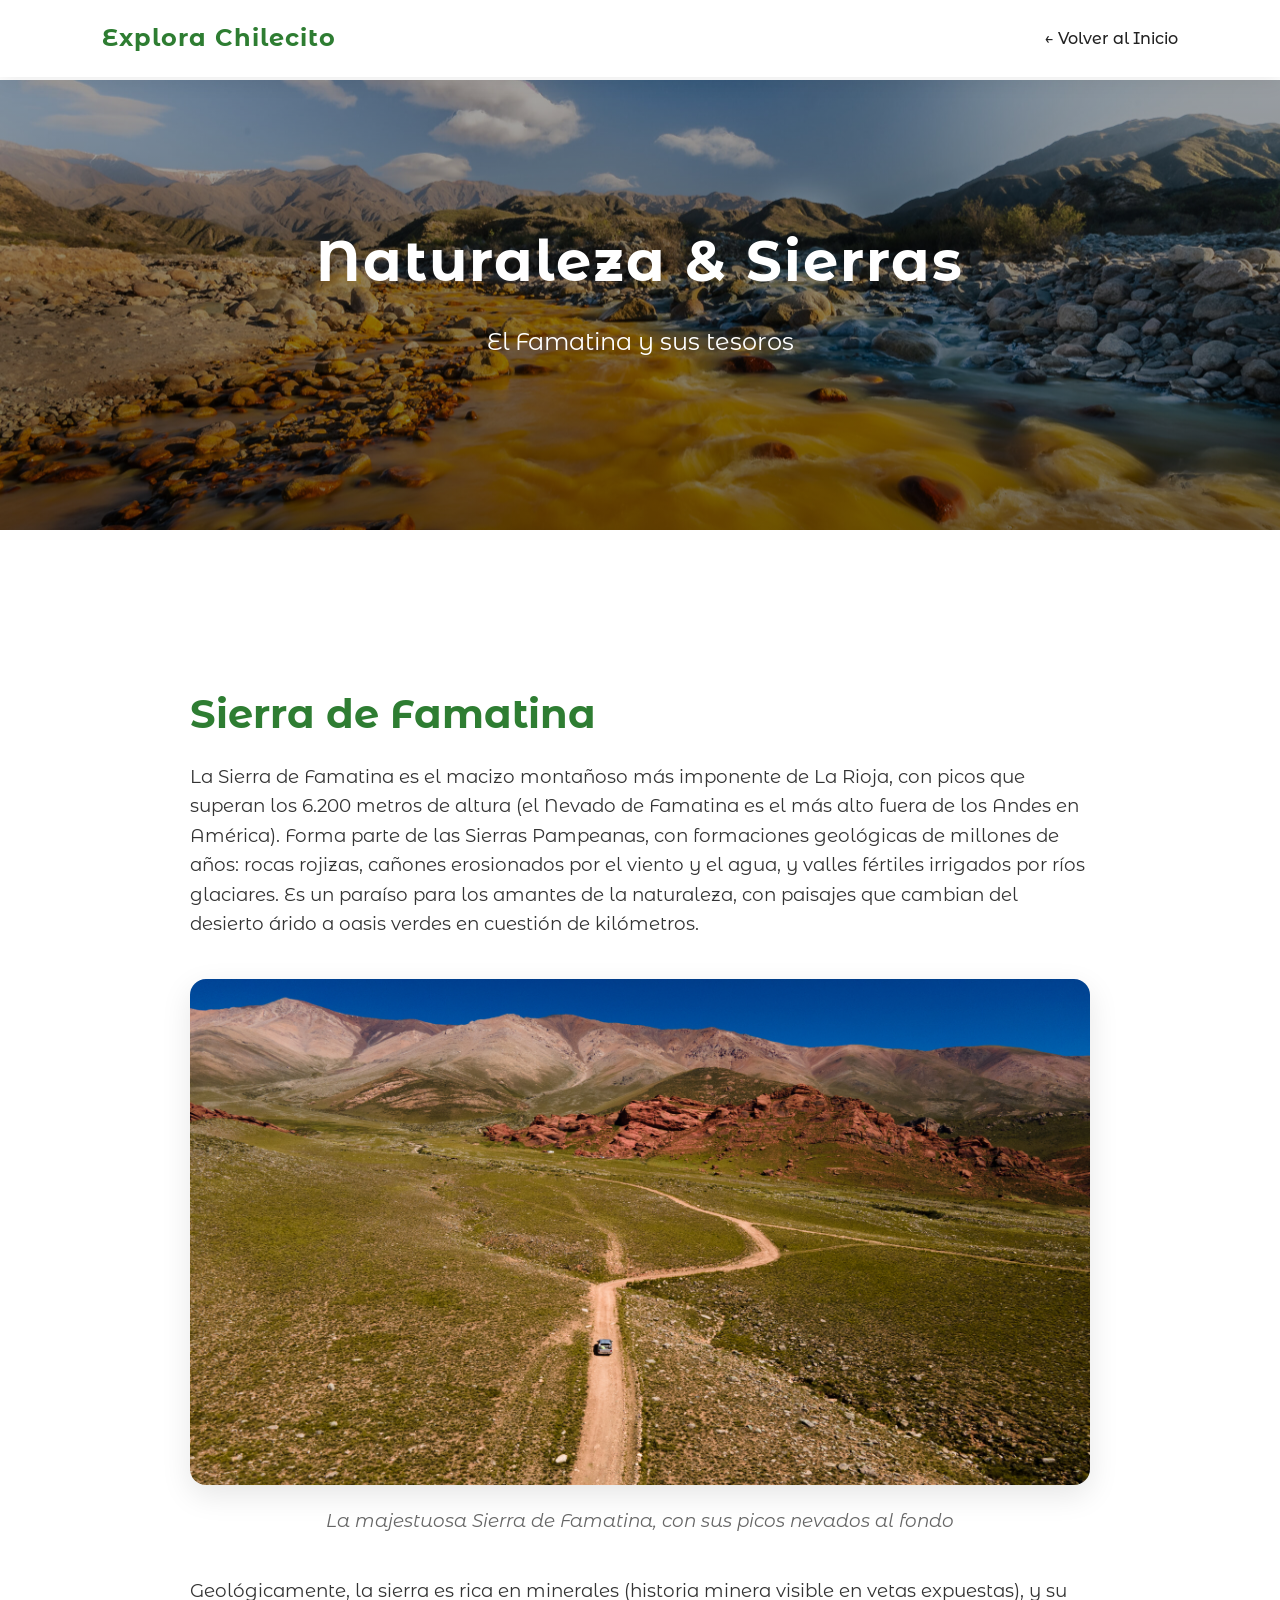
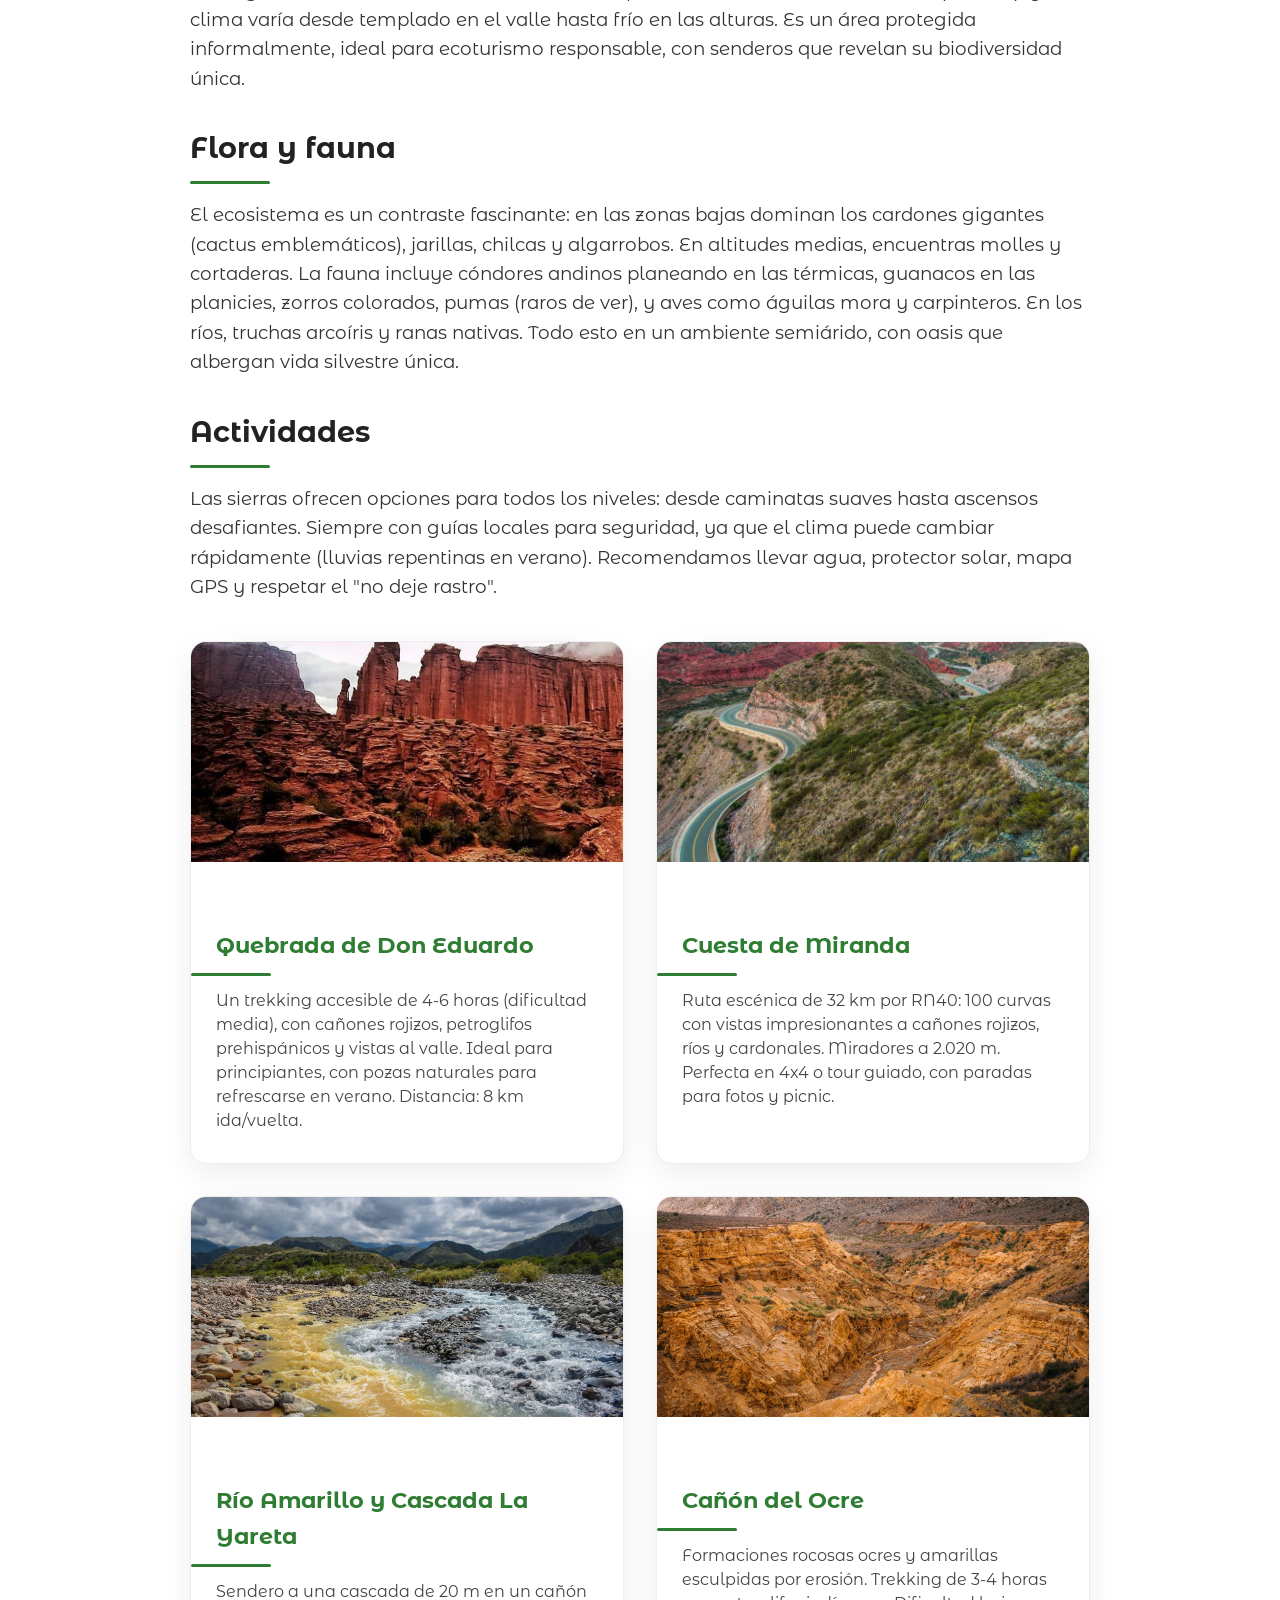
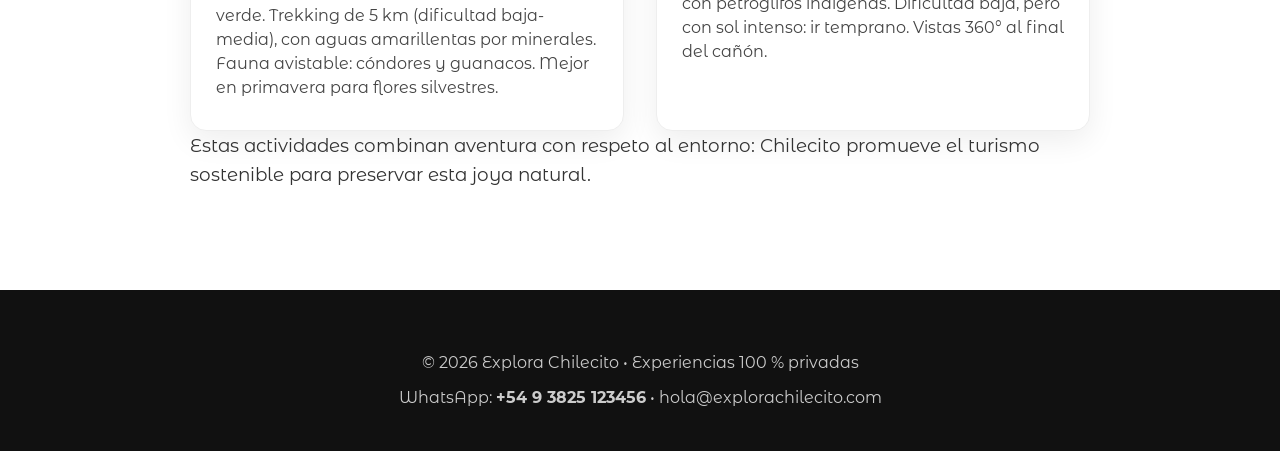
<file: pages/descubri-naturaleza.html>
<!DOCTYPE html>
<html lang="es">
<head>
    <meta charset="UTF-8">
    <meta name="viewport" content="width=device-width, initial-scale=1.0">
    <title>Naturaleza & Sierras • Explora Chilecito</title>
    <link href="https://fonts.googleapis.com/css2?family=Montserrat+Alternates:wght@400;500;600;700&display=swap" rel="stylesheet">
    <link rel="stylesheet" href="../css/styles.css">
</head>
<body>
    <nav class="navbar">
        <div class="logo"><h2>Explora Chilecito</h2></div>
        <ul class="menu"><li><a href="../index.html">← Volver al Inicio</a></li></ul>
    </nav>

    <section class="hero small-hero" style="background-image: url('../images/naturaleza-hero.jpg');">
        <div class="overlay">
            <h1>Naturaleza & Sierras</h1>
            <p>El Famatina y sus tesoros</p>
        </div>
    </section>

    <section class="section">
        <div class="container content-text">
            <h2>Sierra de Famatina</h2>
            <p>La Sierra de Famatina es el macizo montañoso más imponente de La Rioja, con picos que superan los 6.200 metros de altura (el Nevado de Famatina es el más alto fuera de los Andes en América). Forma parte de las Sierras Pampeanas, con formaciones geológicas de millones de años: rocas rojizas, cañones erosionados por el viento y el agua, y valles fértiles irrigados por ríos glaciares. Es un paraíso para los amantes de la naturaleza, con paisajes que cambian del desierto árido a oasis verdes en cuestión de kilómetros.</p>

            <div class="image-full">
                <img src="../images/sierra-famatina.jpg" alt="Vista panorámica de la Sierra de Famatina">
                <p class="caption">La majestuosa Sierra de Famatina, con sus picos nevados al fondo</p>
            </div>

            <p>Geológicamente, la sierra es rica en minerales (historia minera visible en vetas expuestas), y su clima varía desde templado en el valle hasta frío en las alturas. Es un área protegida informalmente, ideal para ecoturismo responsable, con senderos que revelan su biodiversidad única.</p>

            <h3>Flora y fauna</h3>
            <p>El ecosistema es un contraste fascinante: en las zonas bajas dominan los cardones gigantes (cactus emblemáticos), jarillas, chilcas y algarrobos. En altitudes medias, encuentras molles y cortaderas. La fauna incluye cóndores andinos planeando en las térmicas, guanacos en las planicies, zorros colorados, pumas (raros de ver), y aves como águilas mora y carpinteros. En los ríos, truchas arcoíris y ranas nativas. Todo esto en un ambiente semiárido, con oasis que albergan vida silvestre única.</p>

            <h3>Actividades</h3>
            <p>Las sierras ofrecen opciones para todos los niveles: desde caminatas suaves hasta ascensos desafiantes. Siempre con guías locales para seguridad, ya que el clima puede cambiar rápidamente (lluvias repentinas en verano). Recomendamos llevar agua, protector solar, mapa GPS y respetar el "no deje rastro".</p>

            <div class="cards-grid atractivos-grid">
                <div class="card">
                    <img src="../images/quebrada-don-eduardo.jpg" alt="Quebrada de Don Eduardo">
                    <h3>Quebrada de Don Eduardo</h3>
                    <p>Un trekking accesible de 4-6 horas (dificultad media), con cañones rojizos, petroglifos prehispánicos y vistas al valle. Ideal para principiantes, con pozas naturales para refrescarse en verano. Distancia: 8 km ida/vuelta.</p>
                </div>

                <div class="card">
                    <img src="../images/cuesta-miranda.jpg" alt="Cuesta de Miranda">
                    <h3>Cuesta de Miranda</h3>
                    <p>Ruta escénica de 32 km por RN40: 100 curvas con vistas impresionantes a cañones rojizos, ríos y cardonales. Miradores a 2.020 m. Perfecta en 4x4 o tour guiado, con paradas para fotos y picnic.</p>
                </div>

                <div class="card">
                    <img src="../images/rio-amarillo.jpg" alt="Río Amarillo y Cascada La Yareta">
                    <h3>Río Amarillo y Cascada La Yareta</h3>
                    <p>Sendero a una cascada de 20 m en un cañón verde. Trekking de 5 km (dificultad baja-media), con aguas amarillentas por minerales. Fauna avistable: cóndores y guanacos. Mejor en primavera para flores silvestres.</p>
                </div>

                <div class="card">
                    <img src="../images/canon-ocre.jpg" alt="Cañón del Ocre">
                    <h3>Cañón del Ocre</h3>
                    <p>Formaciones rocosas ocres y amarillas esculpidas por erosión. Trekking de 3-4 horas con petroglifos indígenas. Dificultad baja, pero con sol intenso: ir temprano. Vistas 360° al final del cañón.</p>
                </div>
            </div>

            <p>Estas actividades combinan aventura con respeto al entorno: Chilecito promueve el turismo sostenible para preservar esta joya natural.</p>
        </div>
    </section>

    <footer id="contacto">
        <div class="container">
            <p>© 2026 Explora Chilecito • Experiencias 100 % privadas</p>
            <p>WhatsApp: <strong>+54 9 3825 123456</strong> • hola@explorachilecito.com</p>
        </div>
    </footer>
</body>
</html>
</file>
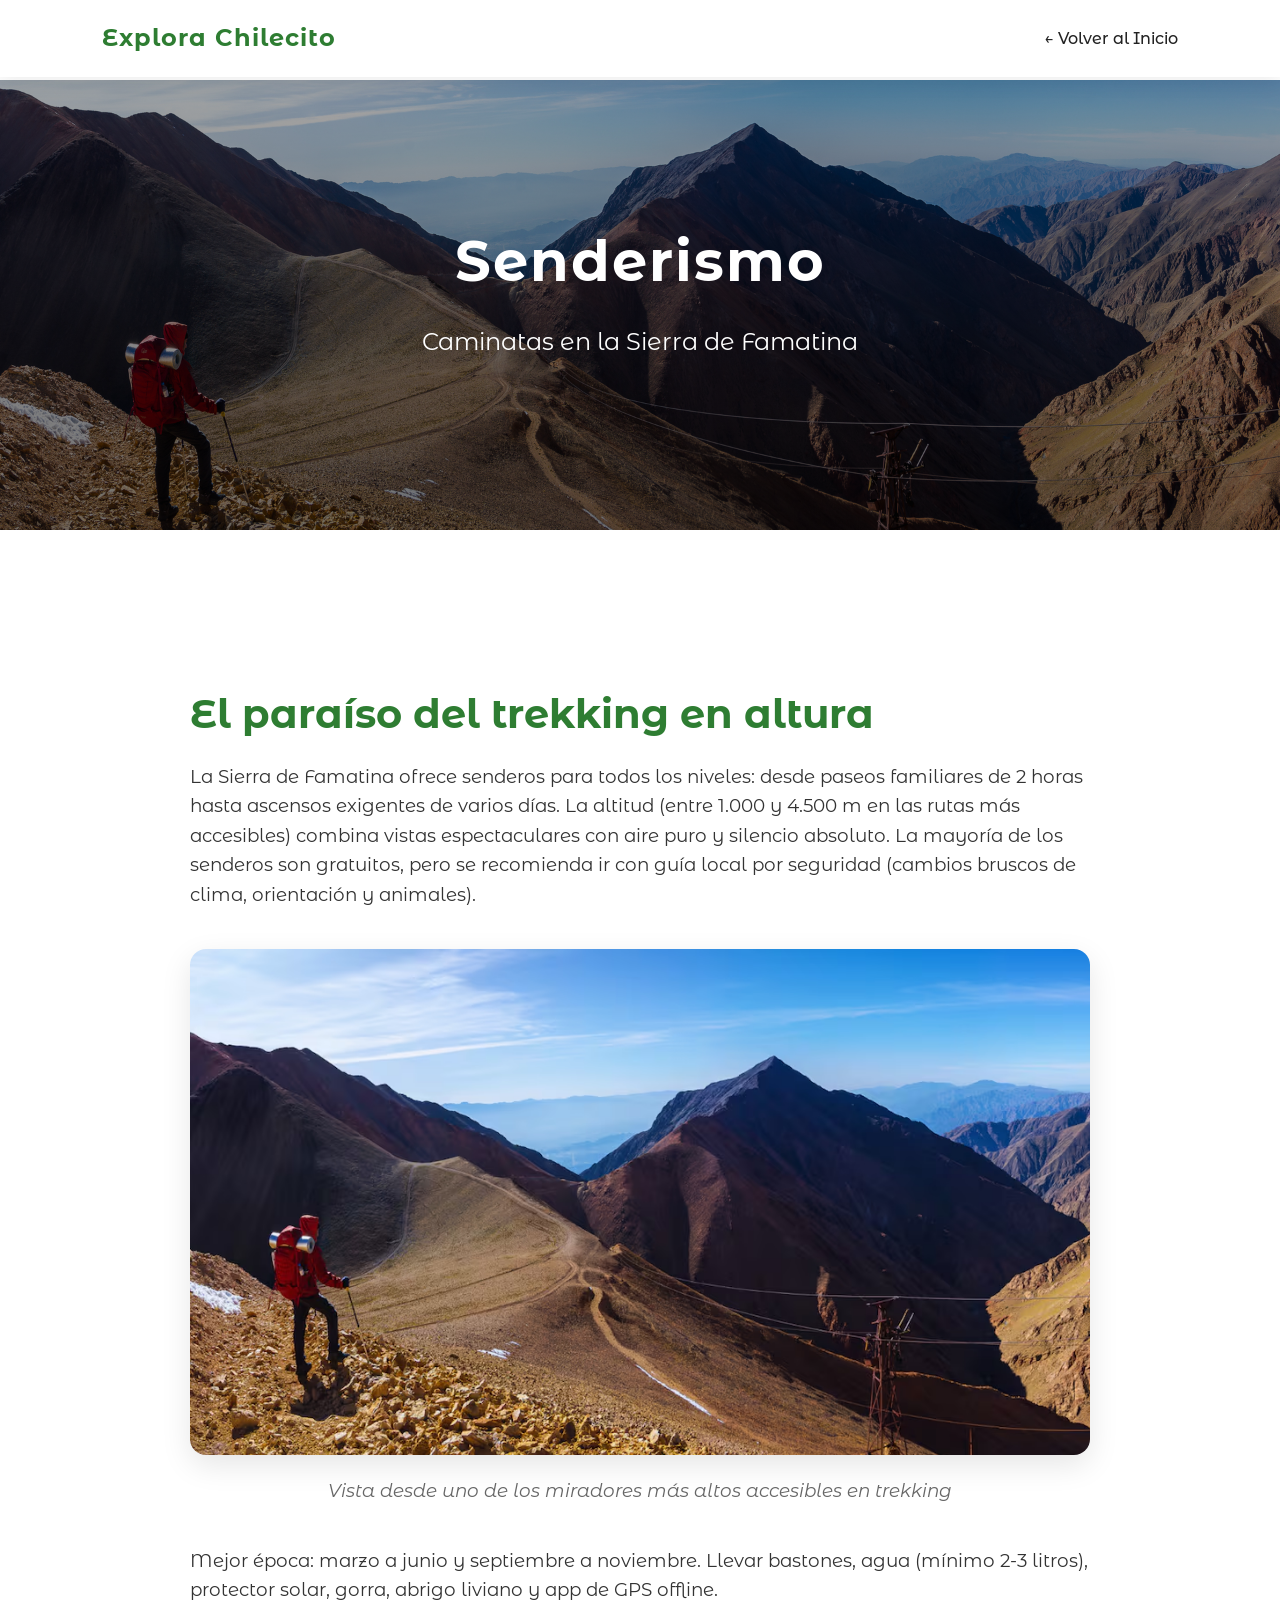
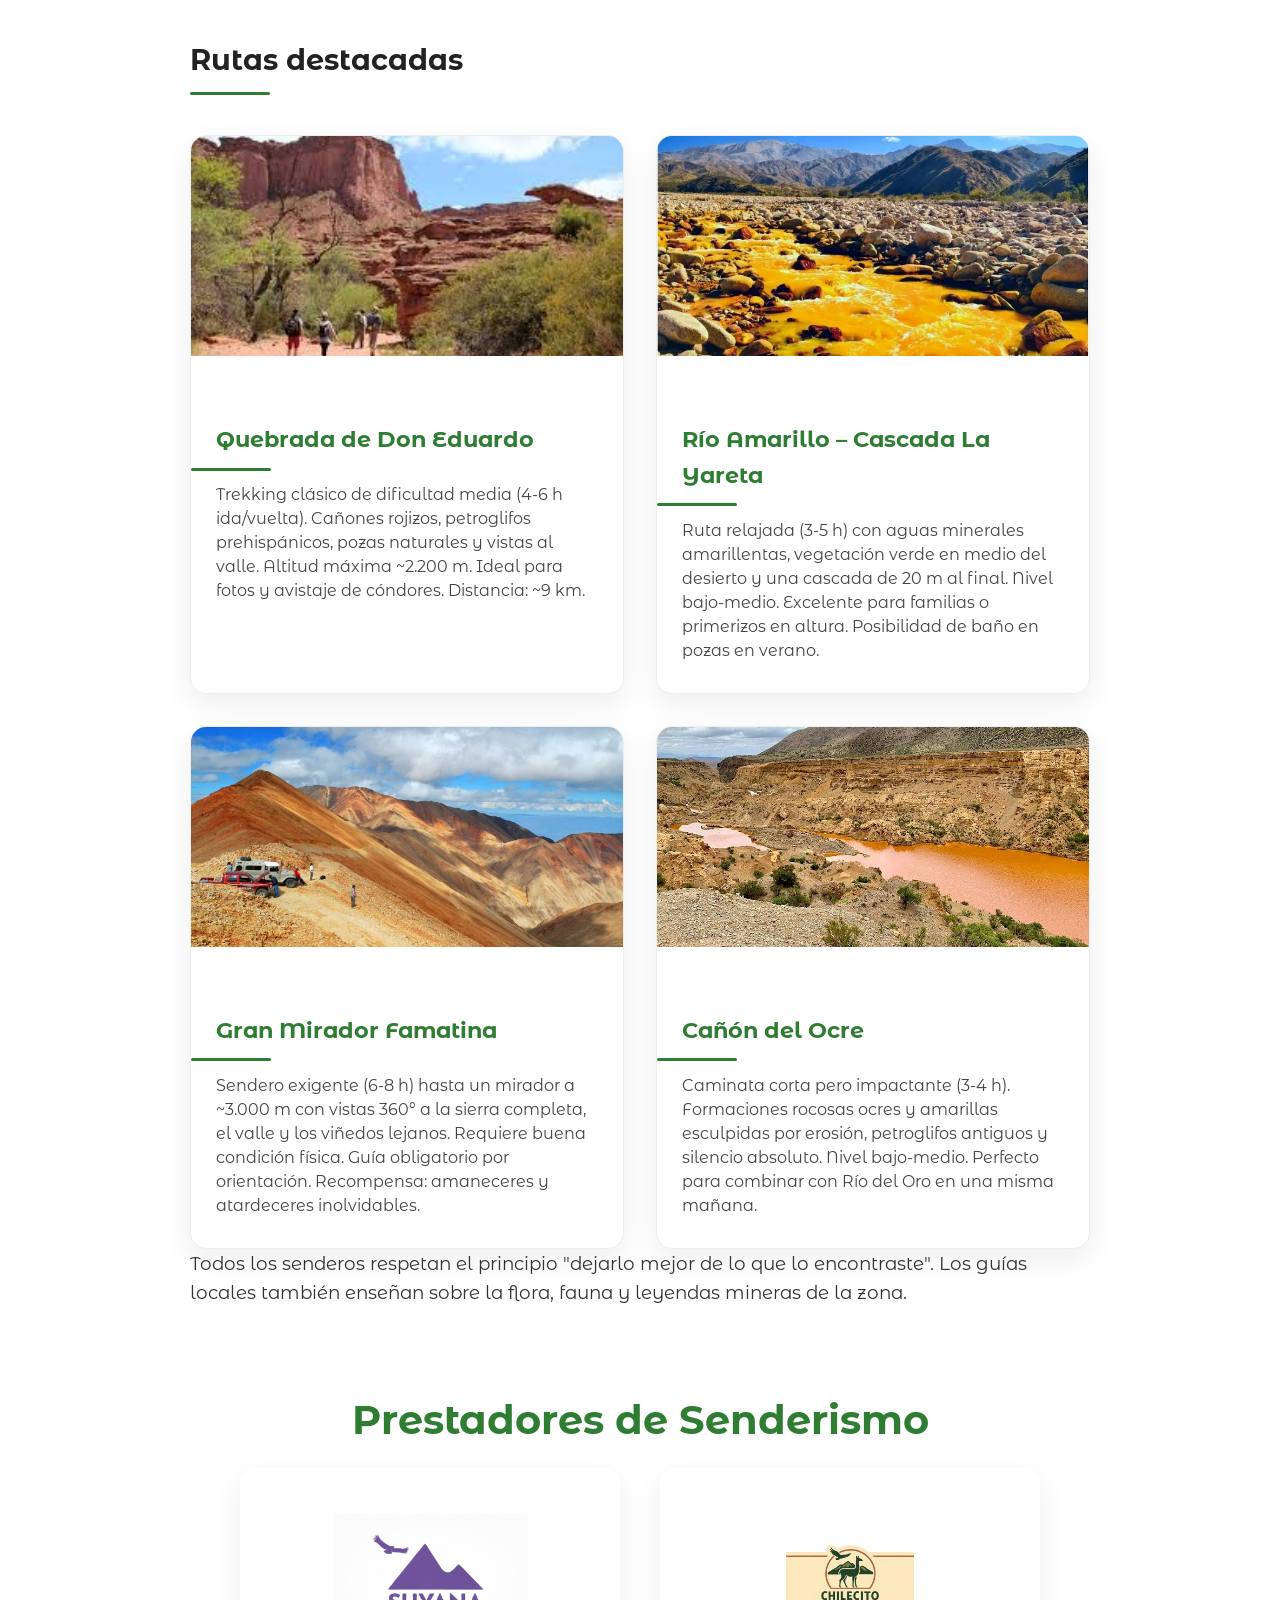
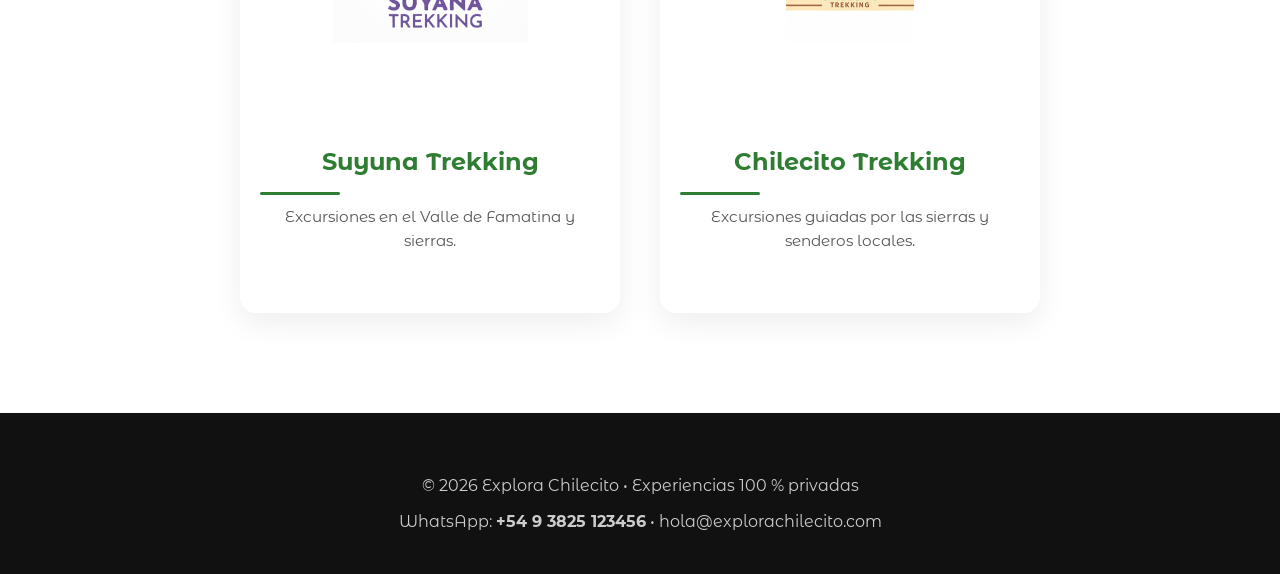
<file: pages/descubri-senderismo.html>
<!DOCTYPE html>
<html lang="es">
<head>
    <meta charset="UTF-8">
    <meta name="viewport" content="width=device-width, initial-scale=1.0">
    <title>Senderismo • Explora Chilecito</title>
    <link href="https://fonts.googleapis.com/css2?family=Montserrat+Alternates:wght@400;500;600;700&display=swap" rel="stylesheet">
    <link rel="stylesheet" href="../css/styles.css">
</head>
<body>
    <nav class="navbar">
        <div class="logo"><h2>Explora Chilecito</h2></div>
        <ul class="menu"><li><a href="../index.html">← Volver al Inicio</a></li></ul>
    </nav>

    <section class="hero small-hero" style="background-image: url('../images/famatina.jpg');">
        <div class="overlay">
            <h1>Senderismo</h1>
            <p>Caminatas en la Sierra de Famatina</p>
        </div>
    </section>

    <section class="section">
        <div class="container content-text">
            <h2>El paraíso del trekking en altura</h2>
            <p>La Sierra de Famatina ofrece senderos para todos los niveles: desde paseos familiares de 2 horas hasta ascensos exigentes de varios días. La altitud (entre 1.000 y 4.500 m en las rutas más accesibles) combina vistas espectaculares con aire puro y silencio absoluto. La mayoría de los senderos son gratuitos, pero se recomienda ir con guía local por seguridad (cambios bruscos de clima, orientación y animales).</p>

            <div class="image-full">
                <img src="../images/senderismo-mirador-famatina.jpg" alt="Mirador en sendero de Famatina">
                <p class="caption">Vista desde uno de los miradores más altos accesibles en trekking</p>
            </div>

            <p>Mejor época: marzo a junio y septiembre a noviembre. Llevar bastones, agua (mínimo 2-3 litros), protector solar, gorra, abrigo liviano y app de GPS offline.</p>

            <h3>Rutas destacadas</h3>

            <div class="cards-grid atractivos-grid">
                <div class="card">
                    <img src="../images/sendero-quebrada-don-eduardo.jpg" alt="Quebrada de Don Eduardo">
                    <h3>Quebrada de Don Eduardo</h3>
                    <p>Trekking clásico de dificultad media (4-6 h ida/vuelta). Cañones rojizos, petroglifos prehispánicos, pozas naturales y vistas al valle. Altitud máxima ~2.200 m. Ideal para fotos y avistaje de cóndores. Distancia: ~9 km.</p>
                </div>

                <div class="card">
                    <img src="../images/sendero-rio-amarillo.jpg" alt="Río Amarillo">
                    <h3>Río Amarillo – Cascada La Yareta</h3>
                    <p>Ruta relajada (3-5 h) con aguas minerales amarillentas, vegetación verde en medio del desierto y una cascada de 20 m al final. Nivel bajo-medio. Excelente para familias o primerizos en altura. Posibilidad de baño en pozas en verano.</p>
                </div>

                <div class="card">
                    <img src="../images/sendero-gran-mirador.jpg" alt="Gran Mirador Famatina">
                    <h3>Gran Mirador Famatina</h3>
                    <p>Sendero exigente (6-8 h) hasta un mirador a ~3.000 m con vistas 360° a la sierra completa, el valle y los viñedos lejanos. Requiere buena condición física. Guía obligatorio por orientación. Recompensa: amaneceres y atardeceres inolvidables.</p>
                </div>

                <div class="card">
                    <img src="../images/sendero-canon-ocre.jpg" alt="Cañón del Ocre">
                    <h3>Cañón del Ocre</h3>
                    <p>Caminata corta pero impactante (3-4 h). Formaciones rocosas ocres y amarillas esculpidas por erosión, petroglifos antiguos y silencio absoluto. Nivel bajo-medio. Perfecto para combinar con Río del Oro en una misma mañana.</p>
                </div>
            </div>

            <p>Todos los senderos respetan el principio "dejarlo mejor de lo que lo encontraste". Los guías locales también enseñan sobre la flora, fauna y leyendas mineras de la zona.</p>

            <!-- Sección de prestadores – ahora abajo y similar a la principal -->
            <h2 class="section-title" style="margin-top: 80px;">Prestadores de Senderismo</h2>
            <div class="cards-grid" style="max-width: 800px; margin: 0 auto;">
                <div class="card prestador-card" onclick="openModal('suyuna')">
                    <img src="../images/logo-suyana-trekking.jpg" alt="Suyuna Trekking">
                    <h3>Suyuna Trekking</h3>
                    <p>Excursiones en el Valle de Famatina y sierras.</p>
                </div>

                <div class="card prestador-card" onclick="openModal('chilecitotrekking')">
                    <img src="../images/logo-tours-famatina.jpg" alt="Chilecito Trekking">
                    <h3>Chilecito Trekking</h3>
                    <p>Excursiones guiadas por las sierras y senderos locales.</p>
                </div>
            </div>
        </div>
    </section>

    <!-- MODALES -->
    <div id="suyuna" class="modal">
        <div class="modal-content">
            <span class="close" onclick="closeModal('suyuna')">×</span>
            <h2>Suyuna Trekking</h2>
            <p>Contactanos directamente:</p>
            <a href="https://wa.me/5493825NUMEROSUYUNA?text=Hola%2C%20quiero%20info%20de%20senderismo" target="_blank" class="btn-social whatsapp">WhatsApp</a>
            <a href="https://www.instagram.com/suyana_trekking" target="_blank" class="btn-social instagram">Instagram</a>
        </div>
    </div>

    <div id="chilecitotrekking" class="modal">
        <div class="modal-content">
            <span class="close" onclick="closeModal('chilecitotrekking')">×</span>
            <h2>Chilecito Trekking</h2>
            <p>Contactanos directamente:</p>
            <a href="https://wa.me/5493825NUMEROCHILECITO?text=Hola%2C%20quiero%20info%20de%20senderismo" target="_blank" class="btn-social whatsapp">WhatsApp</a>
            <a href="https://www.instagram.com/chilecitotrekking" target="_blank" class="btn-social instagram">Instagram</a>
        </div>
    </div>

    <footer id="contacto">
        <div class="container">
            <p>© 2026 Explora Chilecito • Experiencias 100 % privadas</p>
            <p>WhatsApp: <strong>+54 9 3825 123456</strong> • hola@explorachilecito.com</p>
        </div>
    </footer>

    <script>
        // Funciones para modales (las mismas que en index)
        function openModal(id) {
            document.getElementById(id).style.display = "block";
        }

        function closeModal(id) {
            document.getElementById(id).style.display = "none";
        }

        window.onclick = function(event) {
            const modals = document.getElementsByClassName('modal');
            for (let i = 0; i < modals.length; i++) {
                if (event.target == modals[i]) {
                    modals[i].style.display = "none";
                }
            }
        }
    </script>
</body>
</html>
</file>
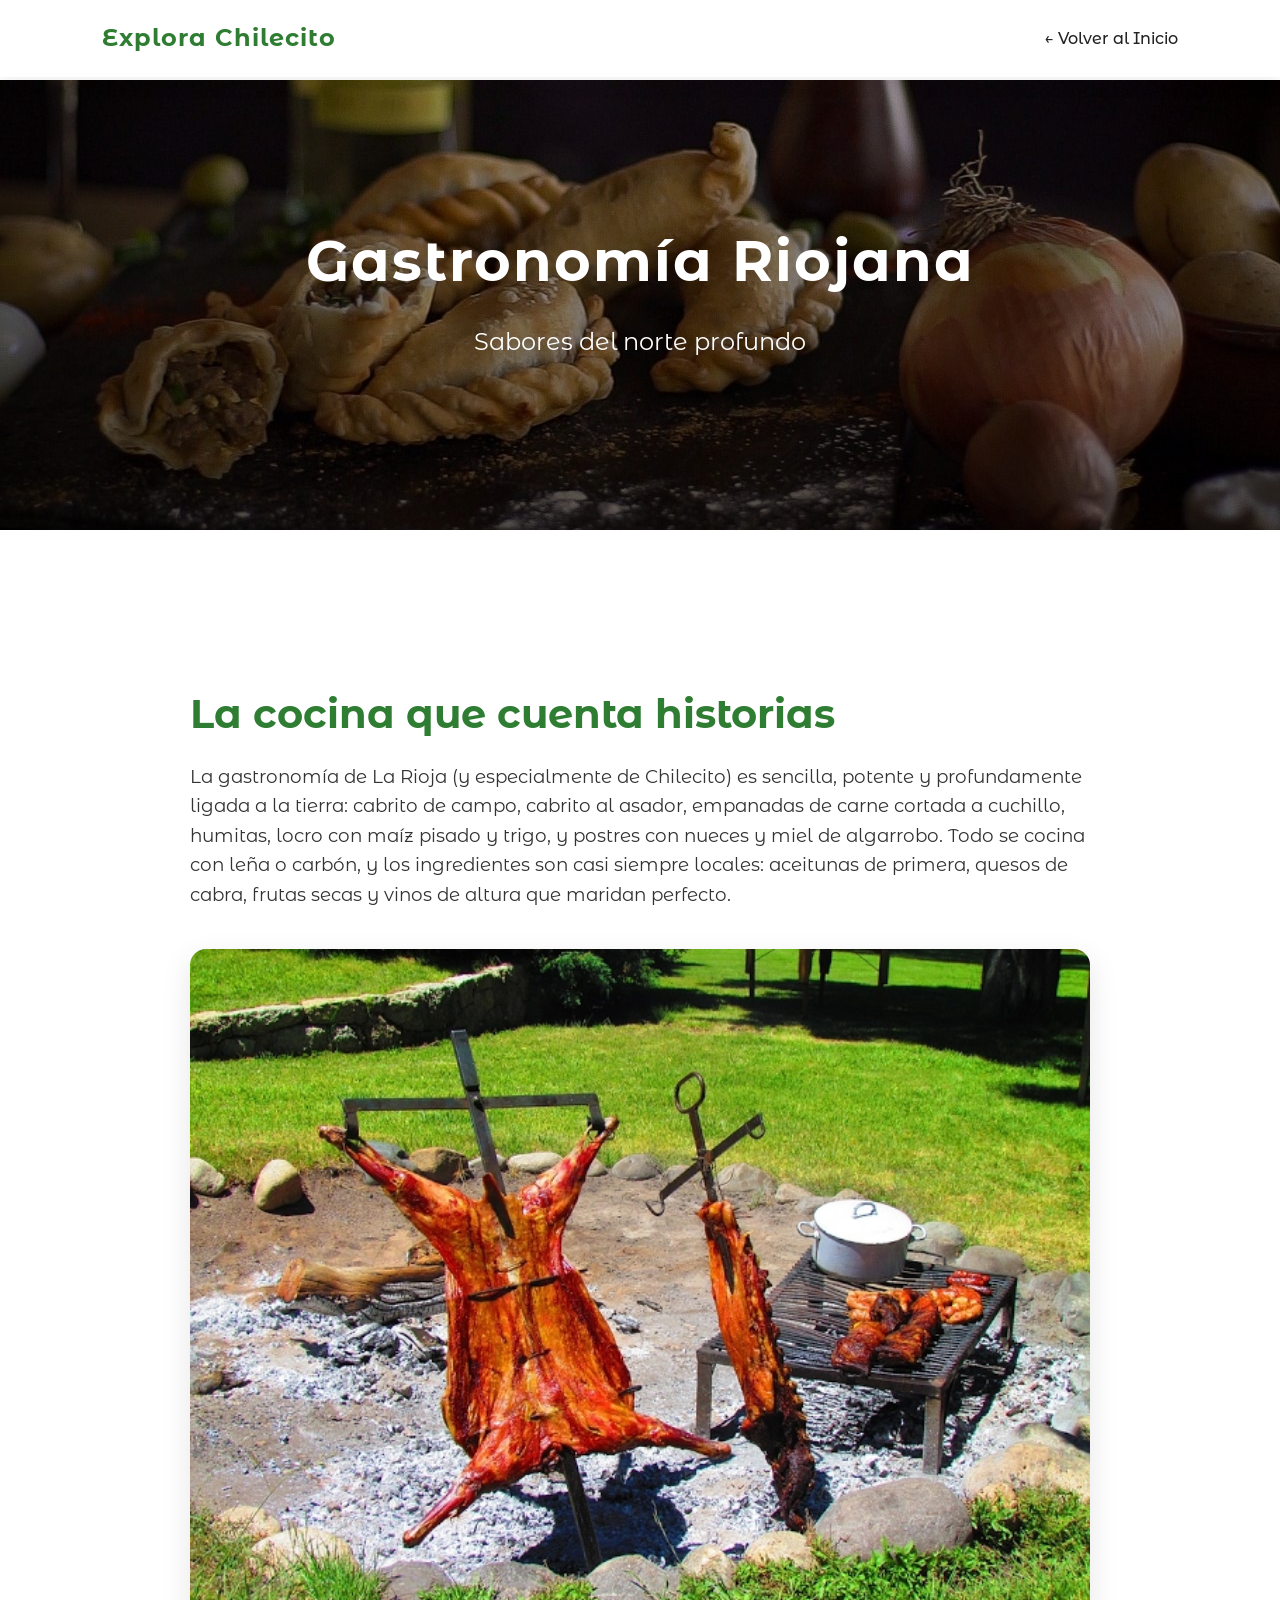
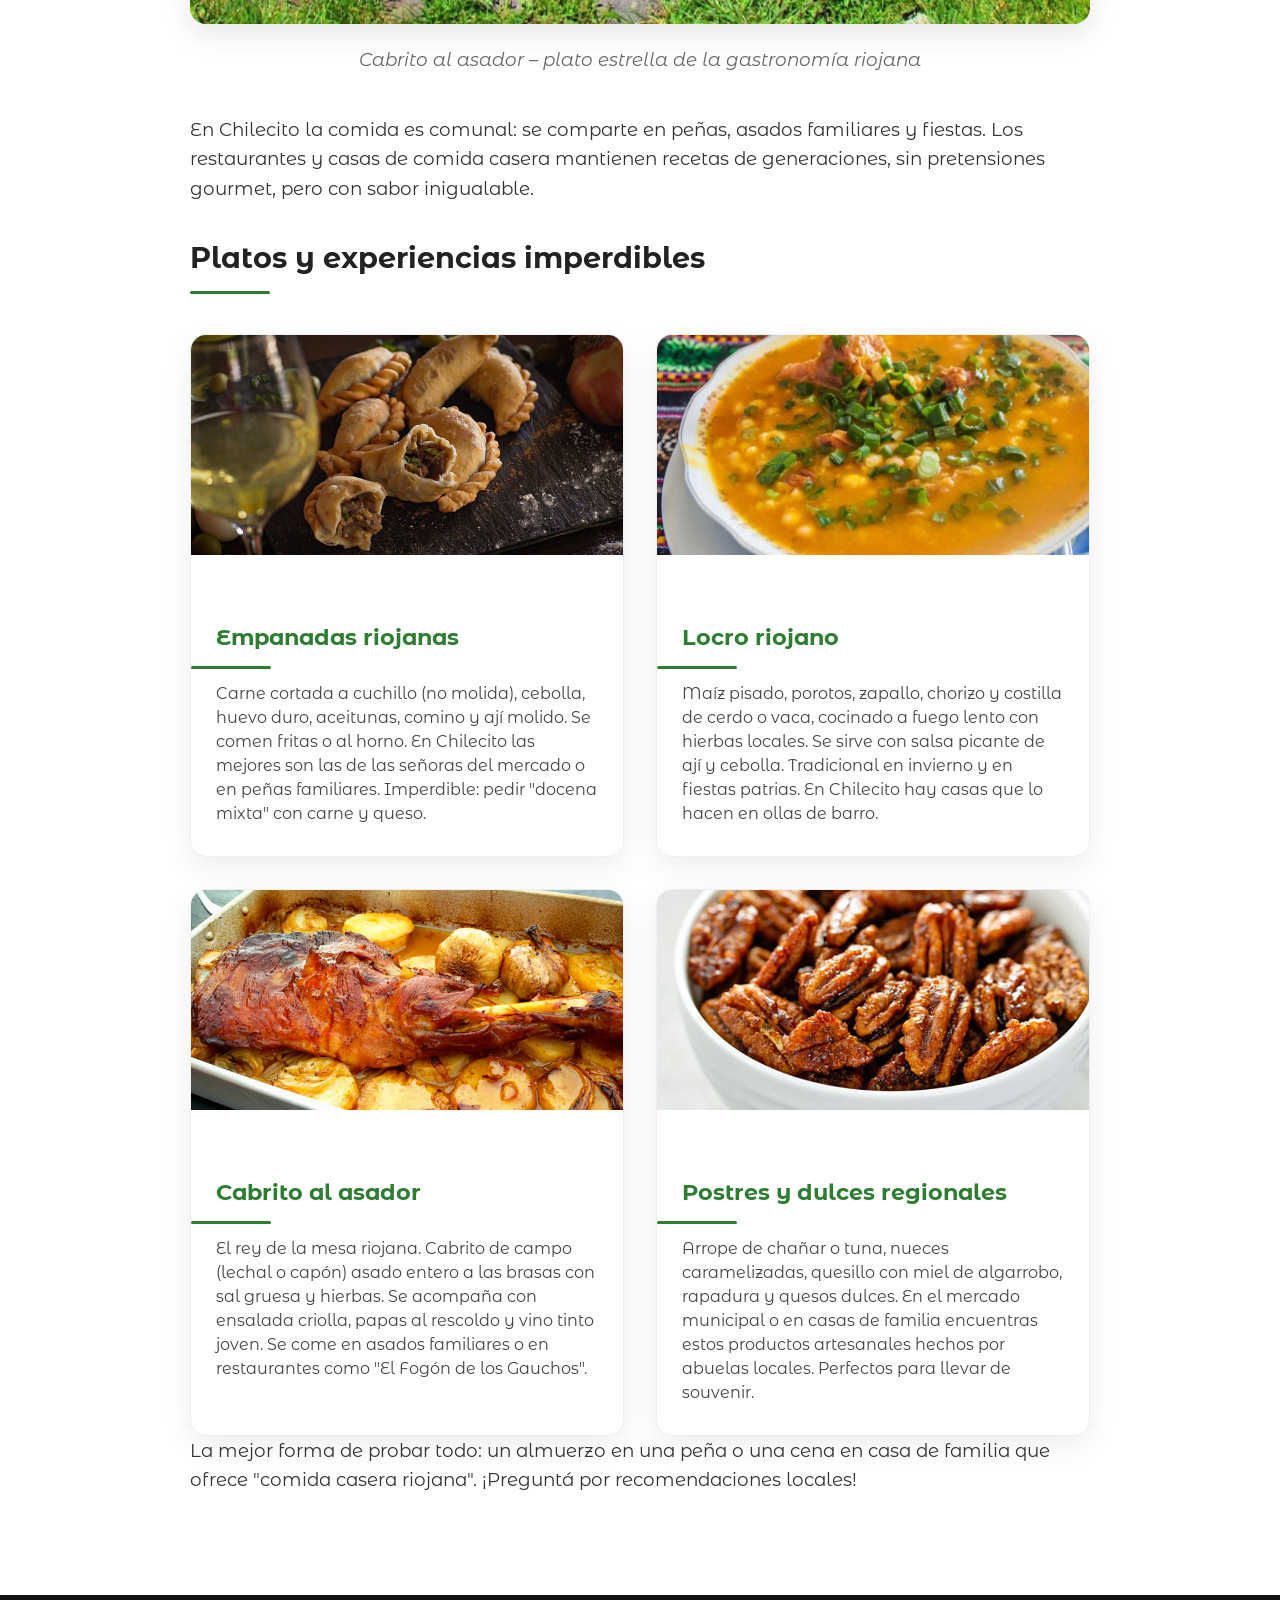
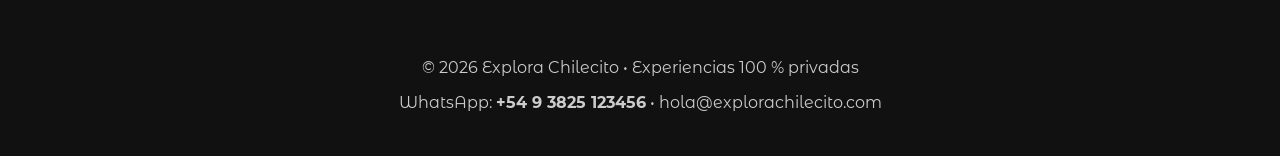
<file: pages/disfruta-gastronomia.html>
<!DOCTYPE html>
<html lang="es">
<head>
    <meta charset="UTF-8">
    <meta name="viewport" content="width=device-width, initial-scale=1.0">
    <title>Gastronomía Riojana • Explora Chilecito</title>
    <link href="https://fonts.googleapis.com/css2?family=Montserrat+Alternates:wght@400;500;600;700&display=swap" rel="stylesheet">
    <link rel="stylesheet" href="../css/styles.css">
</head>
<body>
    <nav class="navbar">
        <div class="logo"><h2>Explora Chilecito</h2></div>
        <ul class="menu"><li><a href="../index.html">← Volver al Inicio</a></li></ul>
    </nav>

    <section class="hero small-hero" style="background-image: url('../images/gastronomia-hero.jpg');">
        <div class="overlay">
            <h1>Gastronomía Riojana</h1>
            <p>Sabores del norte profundo</p>
        </div>
    </section>

    <section class="section">
        <div class="container content-text">
            <h2>La cocina que cuenta historias</h2>
            <p>La gastronomía de La Rioja (y especialmente de Chilecito) es sencilla, potente y profundamente ligada a la tierra: cabrito de campo, cabrito al asador, empanadas de carne cortada a cuchillo, humitas, locro con maíz pisado y trigo, y postres con nueces y miel de algarrobo. Todo se cocina con leña o carbón, y los ingredientes son casi siempre locales: aceitunas de primera, quesos de cabra, frutas secas y vinos de altura que maridan perfecto.</p>

            <div class="image-full">
                <img src="../images/asado-cabrito-riojano.jpg" alt="Cabrito al asador típico riojano">
                <p class="caption">Cabrito al asador – plato estrella de la gastronomía riojana</p>
            </div>

            <p>En Chilecito la comida es comunal: se comparte en peñas, asados familiares y fiestas. Los restaurantes y casas de comida casera mantienen recetas de generaciones, sin pretensiones gourmet, pero con sabor inigualable.</p>

            <h3>Platos y experiencias imperdibles</h3>

            <div class="cards-grid atractivos-grid">
                <div class="card">
                    <img src="../images/empanadas-riojanas.jpg" alt="Empanadas riojanas fritas">
                    <h3>Empanadas riojanas</h3>
                    <p>Carne cortada a cuchillo (no molida), cebolla, huevo duro, aceitunas, comino y ají molido. Se comen fritas o al horno. En Chilecito las mejores son las de las señoras del mercado o en peñas familiares. Imperdible: pedir "docena mixta" con carne y queso.</p>
                </div>

                <div class="card">
                    <img src="../images/locro-riojano.jpg" alt="Locro riojano con maíz pisado">
                    <h3>Locro riojano</h3>
                    <p>Maíz pisado, porotos, zapallo, chorizo y costilla de cerdo o vaca, cocinado a fuego lento con hierbas locales. Se sirve con salsa picante de ají y cebolla. Tradicional en invierno y en fiestas patrias. En Chilecito hay casas que lo hacen en ollas de barro.</p>
                </div>

                <div class="card">
                    <img src="../images/cabrito-al-asador.jpg" alt="Cabrito al asador">
                    <h3>Cabrito al asador</h3>
                    <p>El rey de la mesa riojana. Cabrito de campo (lechal o capón) asado entero a las brasas con sal gruesa y hierbas. Se acompaña con ensalada criolla, papas al rescoldo y vino tinto joven. Se come en asados familiares o en restaurantes como "El Fogón de los Gauchos".</p>
                </div>

                <div class="card">
                    <img src="../images/dulces-nueces-miel.jpg" alt="Dulces de nuez y miel de algarrobo">
                    <h3>Postres y dulces regionales</h3>
                    <p>Arrope de chañar o tuna, nueces caramelizadas, quesillo con miel de algarrobo, rapadura y quesos dulces. En el mercado municipal o en casas de familia encuentras estos productos artesanales hechos por abuelas locales. Perfectos para llevar de souvenir.</p>
                </div>
            </div>

            <p>La mejor forma de probar todo: un almuerzo en una peña o una cena en casa de familia que ofrece "comida casera riojana". ¡Preguntá por recomendaciones locales!</p>
        </div>
    </section>

    <footer id="contacto">
        <div class="container">
            <p>© 2026 Explora Chilecito • Experiencias 100 % privadas</p>
            <p>WhatsApp: <strong>+54 9 3825 123456</strong> • hola@explorachilecito.com</p>
        </div>
    </footer>
</body>
</html>
</file>
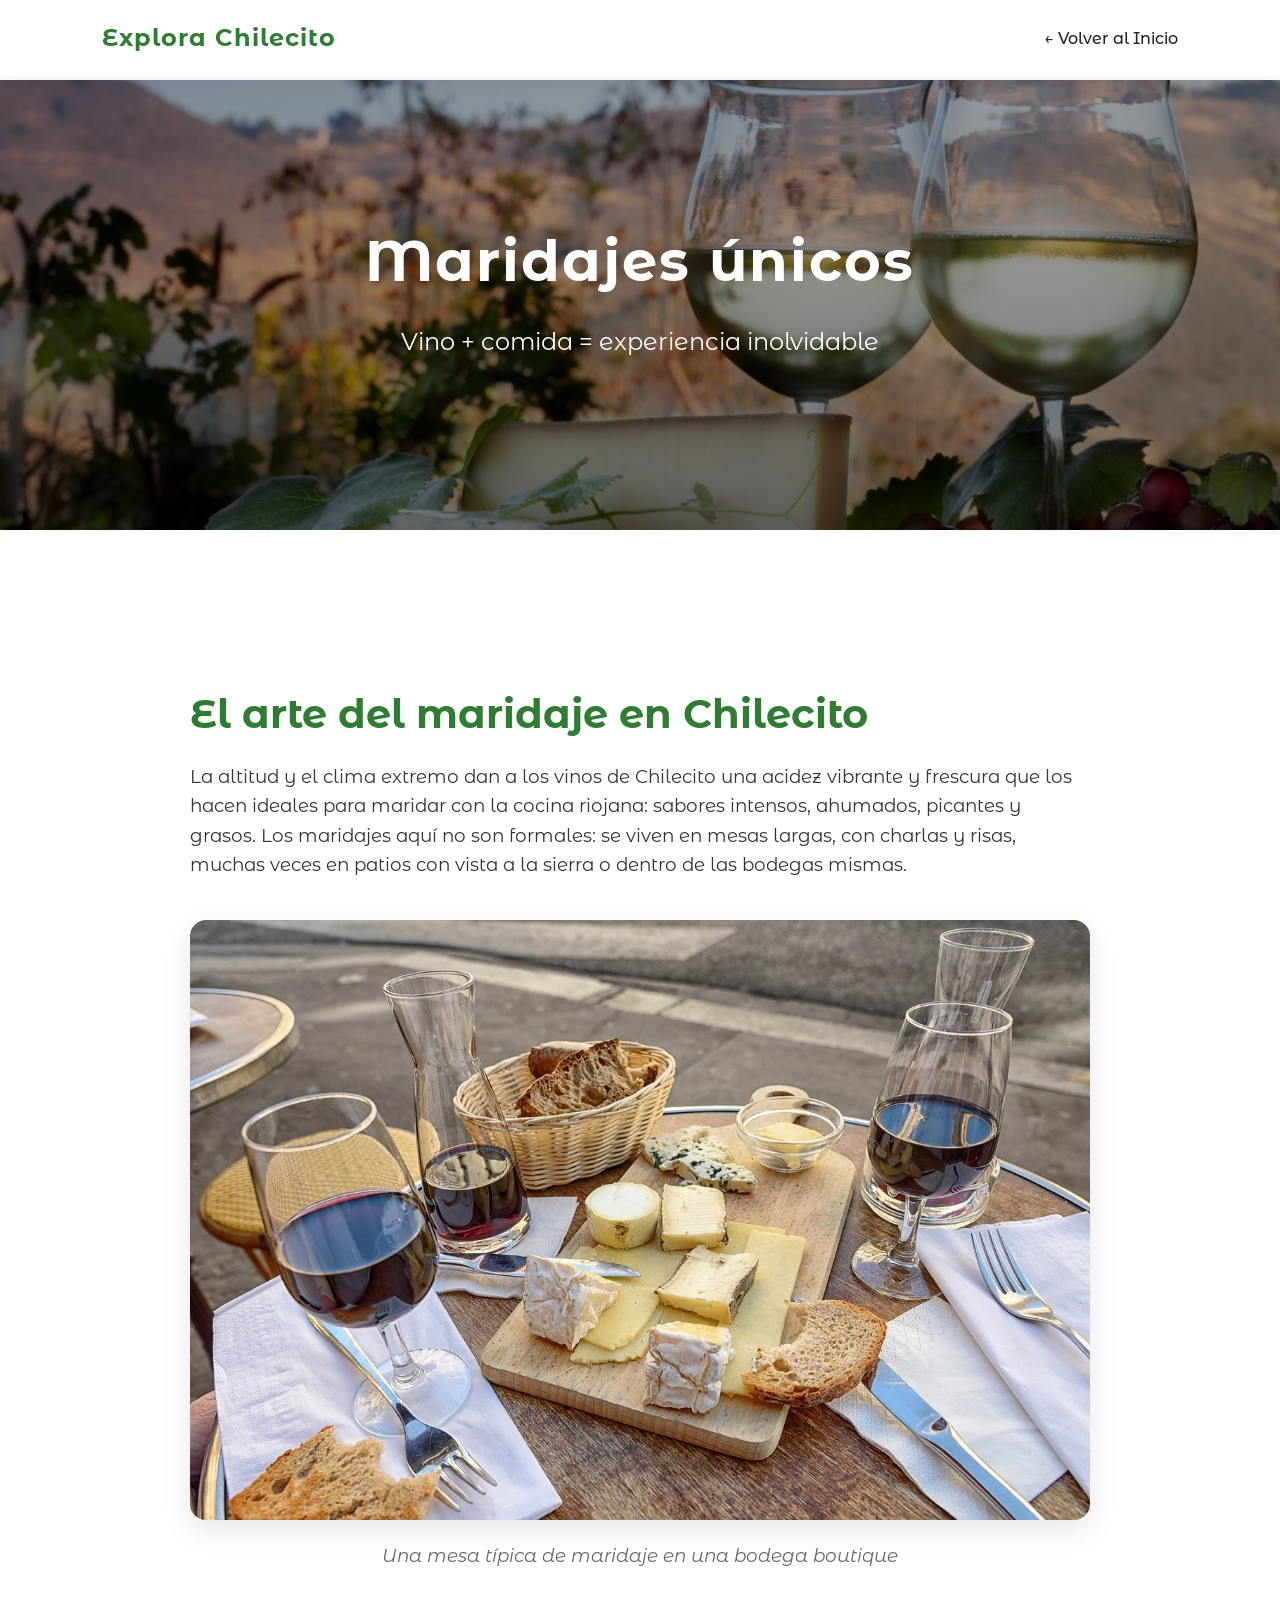
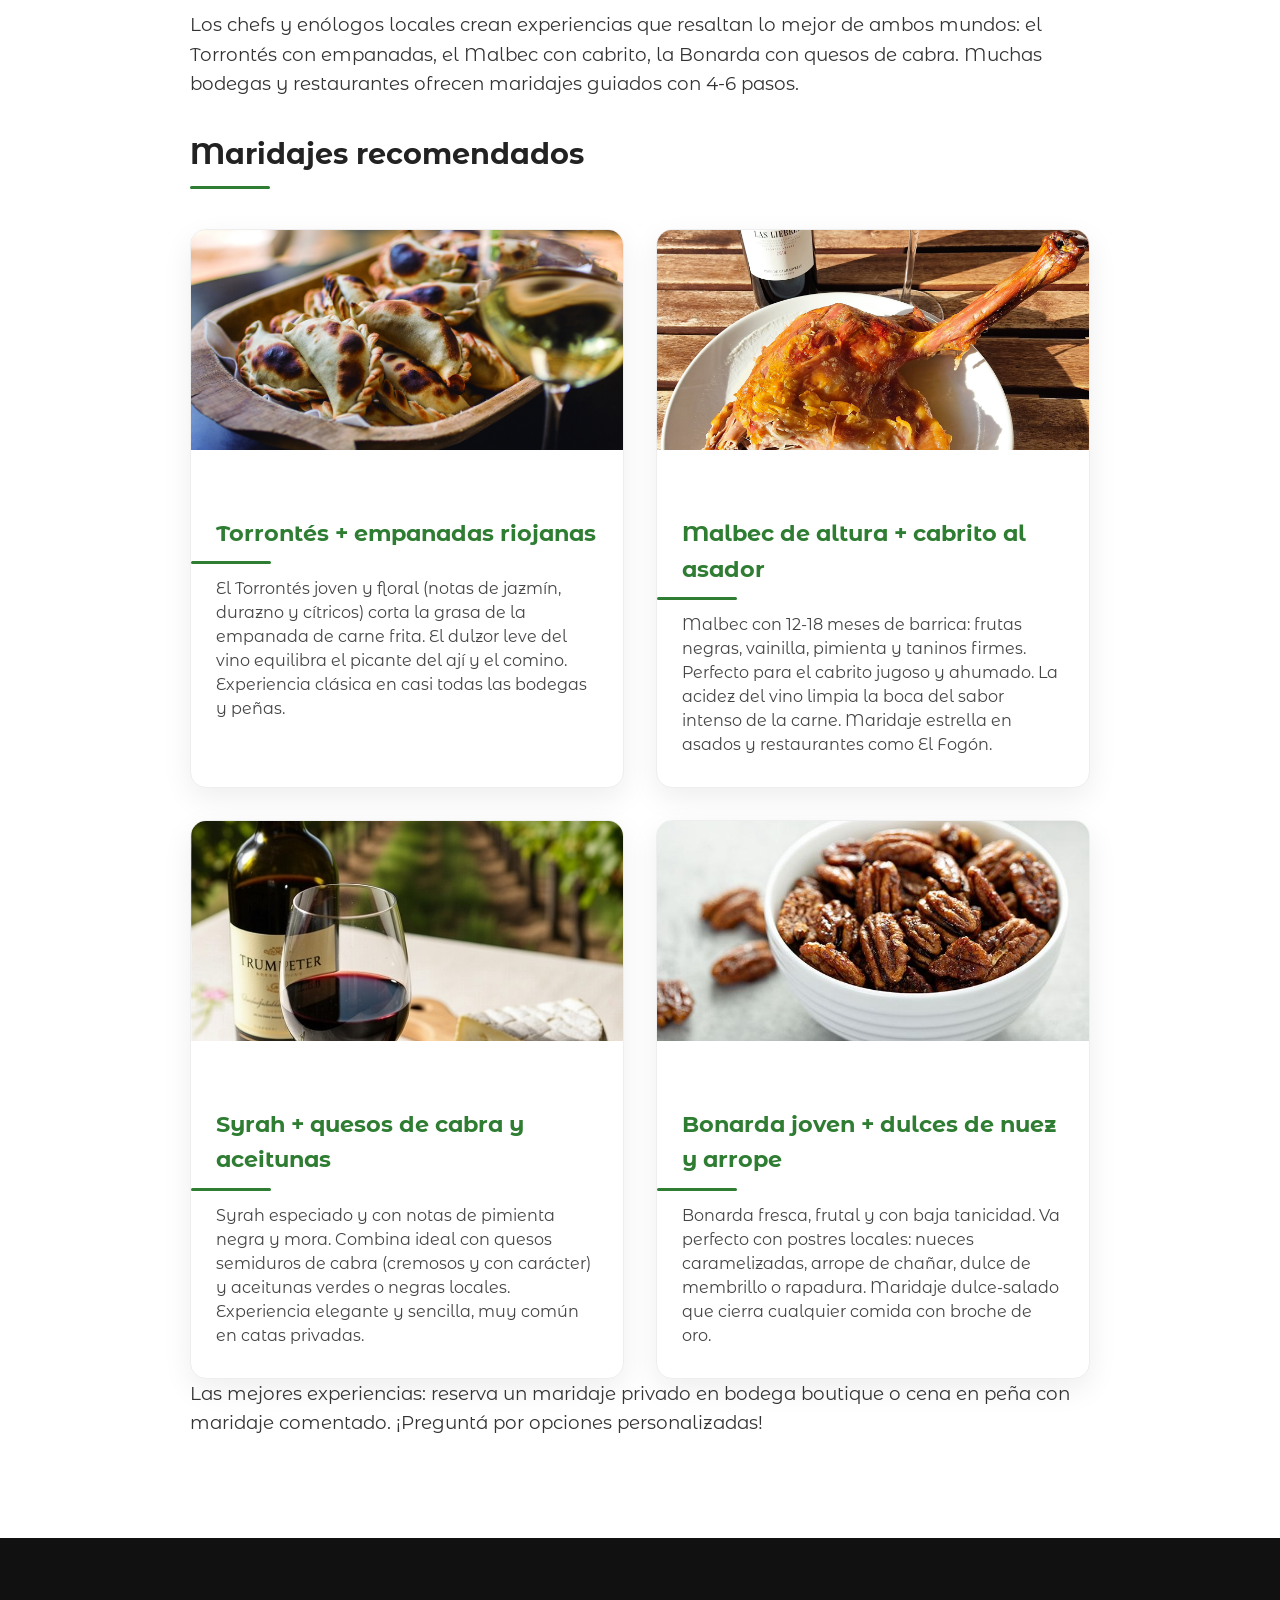
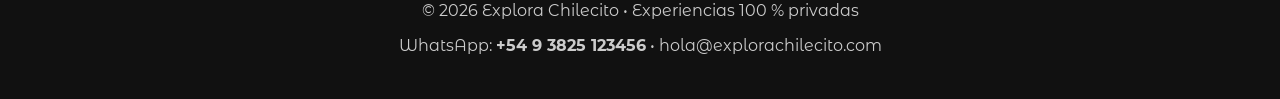
<file: pages/disfruta-maridajes.html>
<!DOCTYPE html>
<html lang="es">
<head>
    <meta charset="UTF-8">
    <meta name="viewport" content="width=device-width, initial-scale=1.0">
    <title>Maridajes Únicos • Explora Chilecito</title>
    <link href="https://fonts.googleapis.com/css2?family=Montserrat+Alternates:wght@400;500;600;700&display=swap" rel="stylesheet">
    <link rel="stylesheet" href="../css/styles.css">
</head>
<body>
    <nav class="navbar">
        <div class="logo"><h2>Explora Chilecito</h2></div>
        <ul class="menu"><li><a href="../index.html">← Volver al Inicio</a></li></ul>
    </nav>

    <section class="hero small-hero" style="background-image: url('../images/maridaje-hero.jpg');">
        <div class="overlay">
            <h1>Maridajes únicos</h1>
            <p>Vino + comida = experiencia inolvidable</p>
        </div>
    </section>

    <section class="section">
        <div class="container content-text">
            <h2>El arte del maridaje en Chilecito</h2>
            <p>La altitud y el clima extremo dan a los vinos de Chilecito una acidez vibrante y frescura que los hacen ideales para maridar con la cocina riojana: sabores intensos, ahumados, picantes y grasos. Los maridajes aquí no son formales: se viven en mesas largas, con charlas y risas, muchas veces en patios con vista a la sierra o dentro de las bodegas mismas.</p>

            <div class="image-full">
                <img src="../images/mesa-maridaje-vinos-riojanos.jpg" alt="Mesa de maridaje con vinos y comida local">
                <p class="caption">Una mesa típica de maridaje en una bodega boutique</p>
            </div>

            <p>Los chefs y enólogos locales crean experiencias que resaltan lo mejor de ambos mundos: el Torrontés con empanadas, el Malbec con cabrito, la Bonarda con quesos de cabra. Muchas bodegas y restaurantes ofrecen maridajes guiados con 4-6 pasos.</p>

            <h3>Maridajes recomendados</h3>

            <div class="cards-grid atractivos-grid">
                <div class="card">
                    <img src="../images/torrontes-empanadas.jpg" alt="Torrontés con empanadas">
                    <h3>Torrontés + empanadas riojanas</h3>
                    <p>El Torrontés joven y floral (notas de jazmín, durazno y cítricos) corta la grasa de la empanada de carne frita. El dulzor leve del vino equilibra el picante del ají y el comino. Experiencia clásica en casi todas las bodegas y peñas.</p>
                </div>

                <div class="card">
                    <img src="../images/malbec-cabrito.jpg" alt="Malbec con cabrito al asador">
                    <h3>Malbec de altura + cabrito al asador</h3>
                    <p>Malbec con 12-18 meses de barrica: frutas negras, vainilla, pimienta y taninos firmes. Perfecto para el cabrito jugoso y ahumado. La acidez del vino limpia la boca del sabor intenso de la carne. Maridaje estrella en asados y restaurantes como El Fogón.</p>
                </div>

                <div class="card">
                    <img src="../images/syrah-quesos-cabra.jpg" alt="Syrah con quesos de cabra">
                    <h3>Syrah + quesos de cabra y aceitunas</h3>
                    <p>Syrah especiado y con notas de pimienta negra y mora. Combina ideal con quesos semiduros de cabra (cremosos y con carácter) y aceitunas verdes o negras locales. Experiencia elegante y sencilla, muy común en catas privadas.</p>
                </div>

                <div class="card">
                    <img src="../images/bonarda-dulces-nueces.jpg" alt="Bonarda con dulces de nuez">
                    <h3>Bonarda joven + dulces de nuez y arrope</h3>
                    <p>Bonarda fresca, frutal y con baja tanicidad. Va perfecto con postres locales: nueces caramelizadas, arrope de chañar, dulce de membrillo o rapadura. Maridaje dulce-salado que cierra cualquier comida con broche de oro.</p>
                </div>
            </div>

            <p>Las mejores experiencias: reserva un maridaje privado en bodega boutique o cena en peña con maridaje comentado. ¡Preguntá por opciones personalizadas!</p>
        </div>
    </section>

    <footer id="contacto">
        <div class="container">
            <p>© 2026 Explora Chilecito • Experiencias 100 % privadas</p>
            <p>WhatsApp: <strong>+54 9 3825 123456</strong> • hola@explorachilecito.com</p>
        </div>
    </footer>
</body>
</html>
</file>
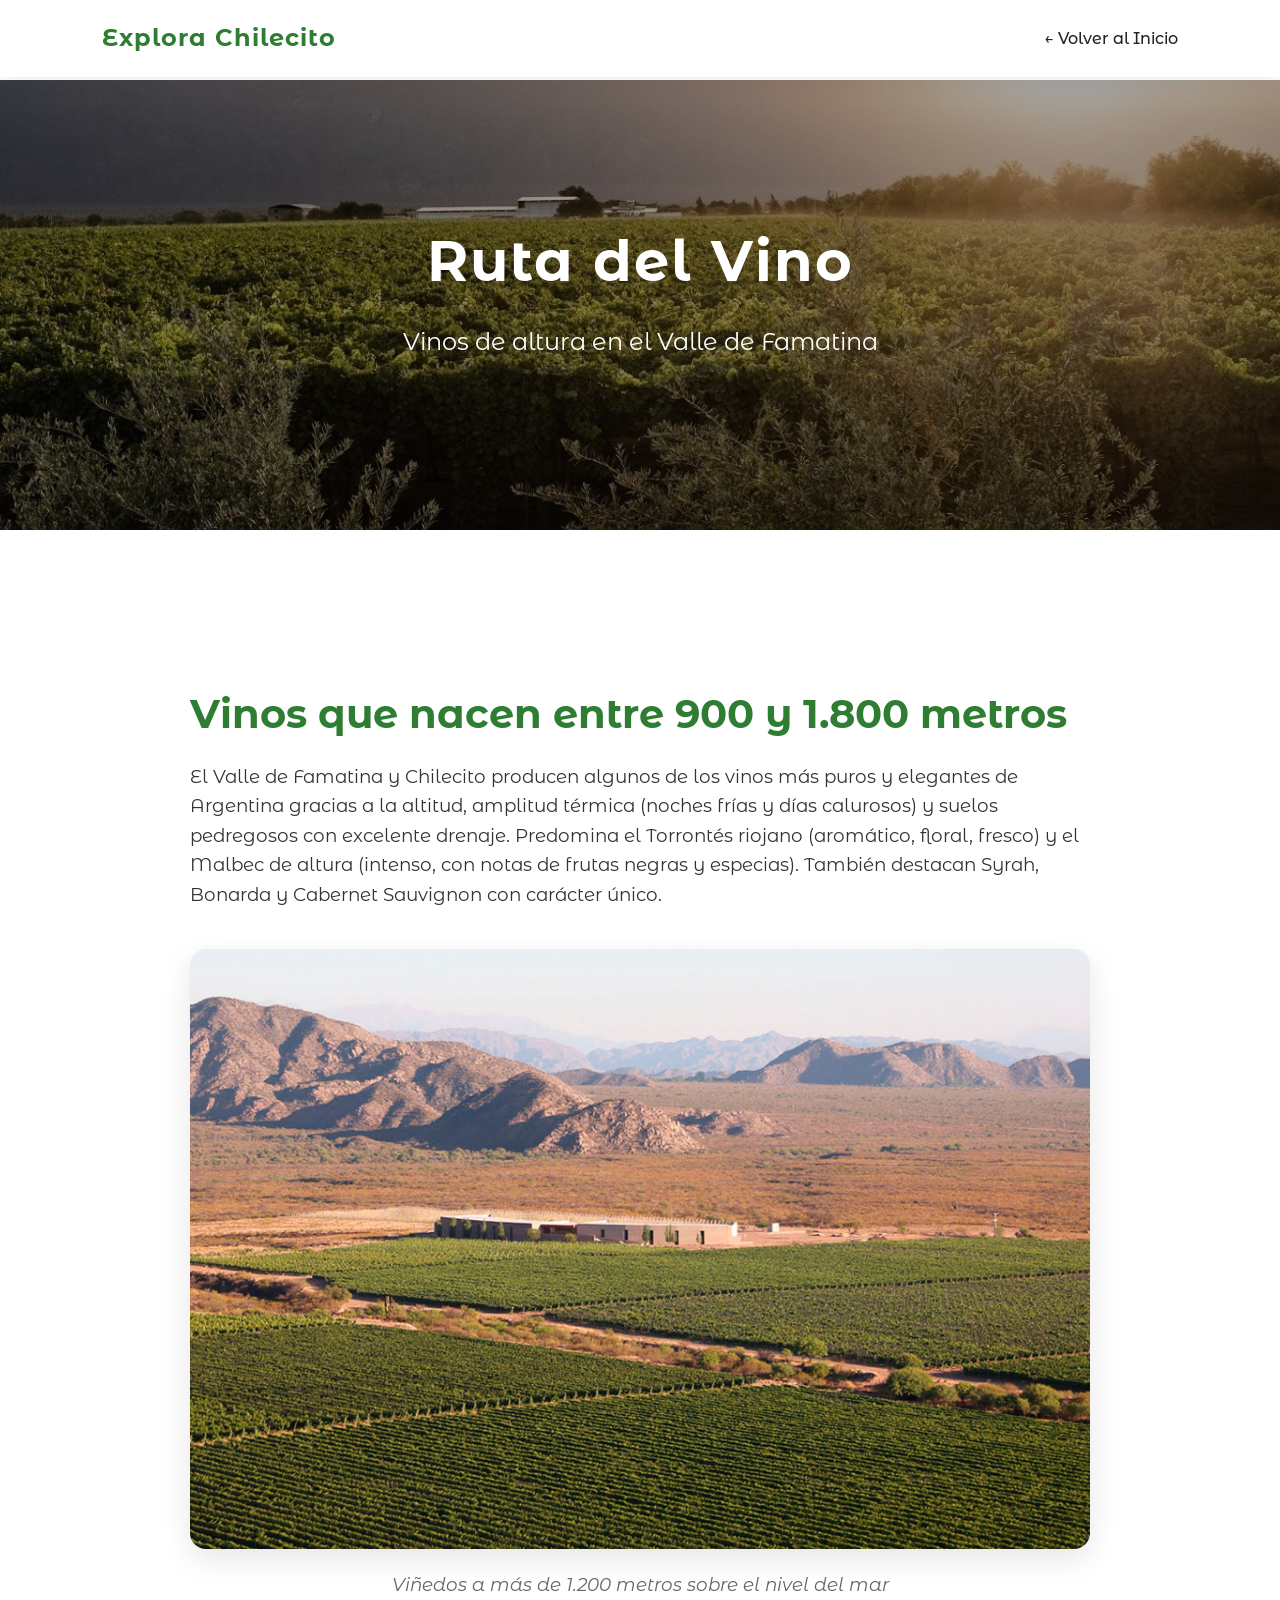
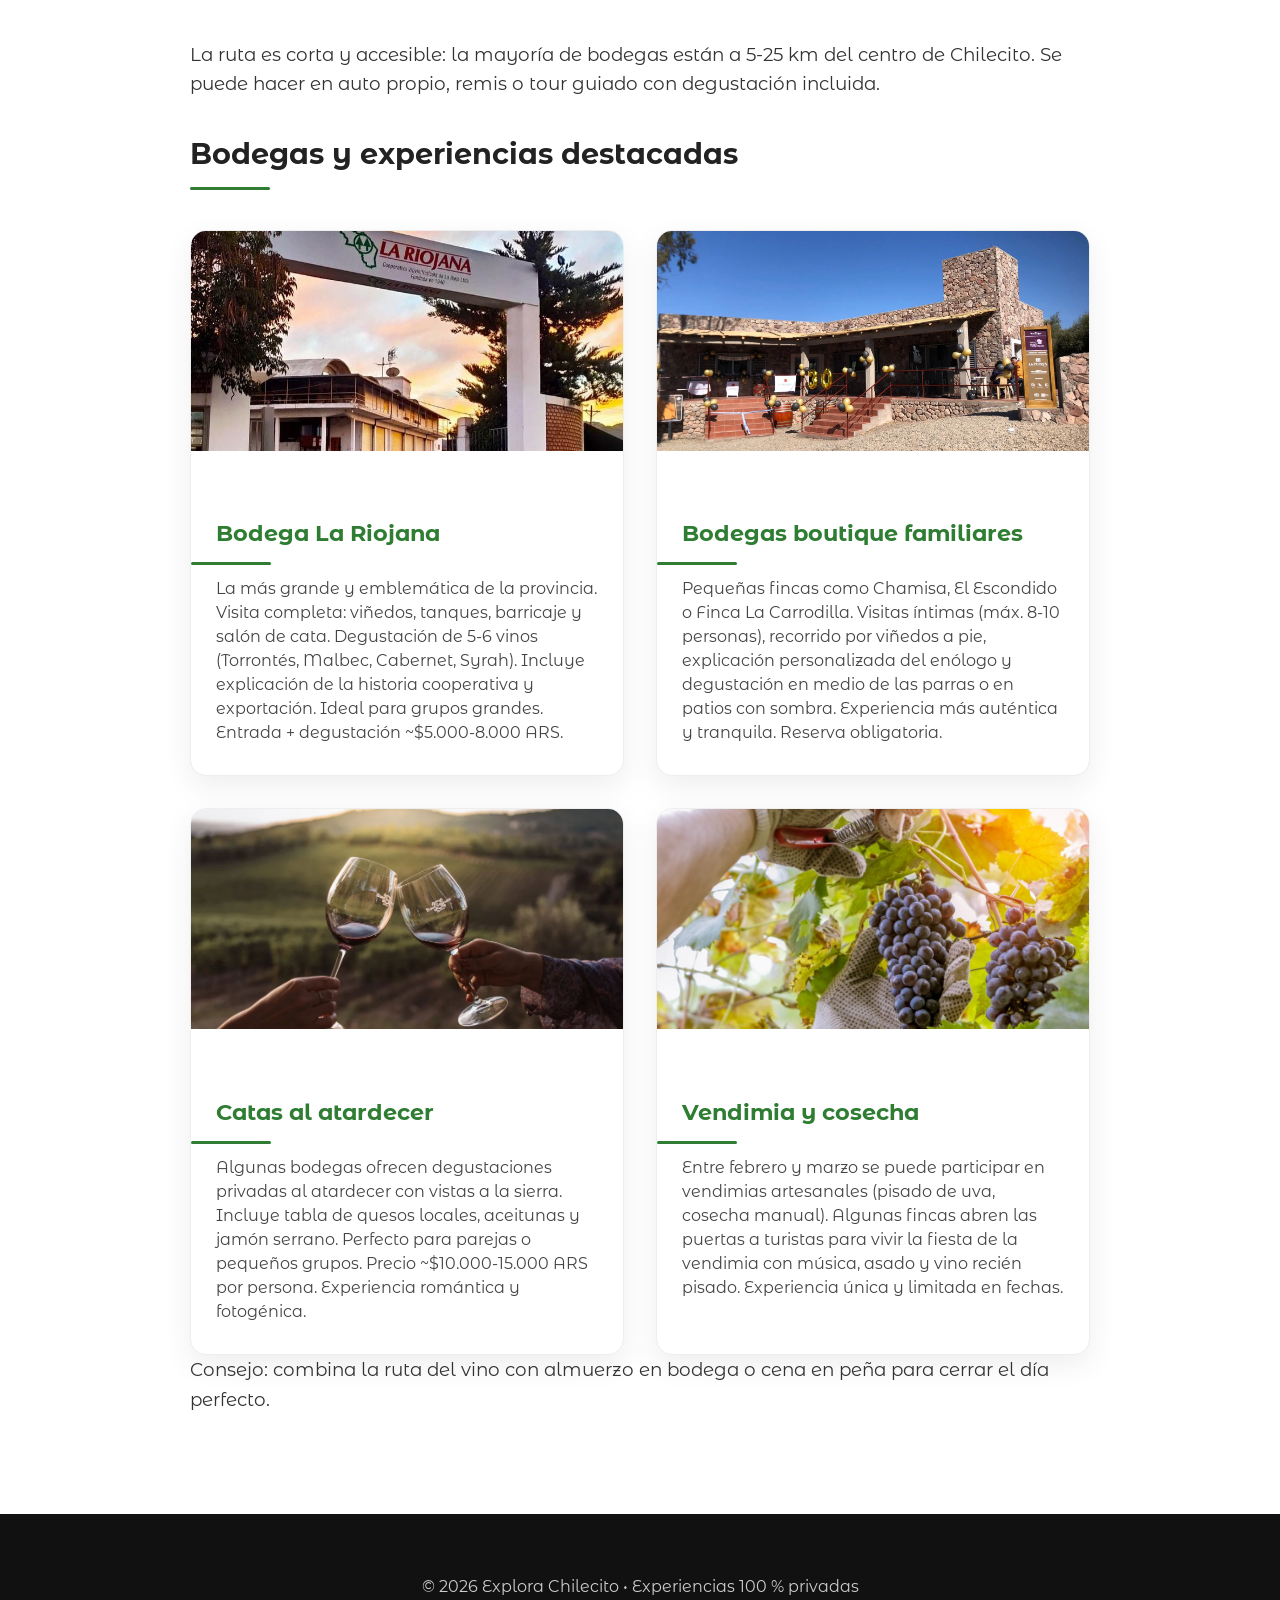
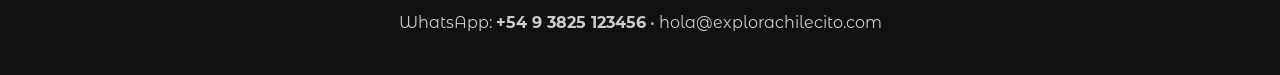
<file: pages/disfruta-ruta-vino.html>
<!DOCTYPE html>
<html lang="es">
<head>
    <meta charset="UTF-8">
    <meta name="viewport" content="width=device-width, initial-scale=1.0">
    <title>Ruta del Vino • Explora Chilecito</title>
    <link href="https://fonts.googleapis.com/css2?family=Montserrat+Alternates:wght@400;500;600;700&display=swap" rel="stylesheet">
    <link rel="stylesheet" href="../css/styles.css">
</head>
<body>
    <nav class="navbar">
        <div class="logo"><h2>Explora Chilecito</h2></div>
        <ul class="menu"><li><a href="../index.html">← Volver al Inicio</a></li></ul>
    </nav>

    <section class="hero small-hero" style="background-image: url('../images/ruta-vino-hero.jpg');">
        <div class="overlay">
            <h1>Ruta del Vino</h1>
            <p>Vinos de altura en el Valle de Famatina</p>
        </div>
    </section>

    <section class="section">
        <div class="container content-text">
            <h2>Vinos que nacen entre 900 y 1.800 metros</h2>
            <p>El Valle de Famatina y Chilecito producen algunos de los vinos más puros y elegantes de Argentina gracias a la altitud, amplitud térmica (noches frías y días calurosos) y suelos pedregosos con excelente drenaje. Predomina el Torrontés riojano (aromático, floral, fresco) y el Malbec de altura (intenso, con notas de frutas negras y especias). También destacan Syrah, Bonarda y Cabernet Sauvignon con carácter único.</p>

            <div class="image-full">
                <img src="../images/vinedos-famatina-altura.jpg" alt="Viñedos en altura Valle de Famatina">
                <p class="caption">Viñedos a más de 1.200 metros sobre el nivel del mar</p>
            </div>

            <p>La ruta es corta y accesible: la mayoría de bodegas están a 5-25 km del centro de Chilecito. Se puede hacer en auto propio, remis o tour guiado con degustación incluida.</p>

            <h3>Bodegas y experiencias destacadas</h3>

            <div class="cards-grid atractivos-grid">
                <div class="card">
                    <img src="../images/bodega-la-riojana.jpg" alt="Bodega La Riojana">
                    <h3>Bodega La Riojana</h3>
                    <p>La más grande y emblemática de la provincia. Visita completa: viñedos, tanques, barricaje y salón de cata. Degustación de 5-6 vinos (Torrontés, Malbec, Cabernet, Syrah). Incluye explicación de la historia cooperativa y exportación. Ideal para grupos grandes. Entrada + degustación ~$5.000-8.000 ARS.</p>
                </div>

                <div class="card">
                    <img src="../images/bodega-famatina-boutique.jpg" alt="Bodega boutique Famatina">
                    <h3>Bodegas boutique familiares</h3>
                    <p>Pequeñas fincas como Chamisa, El Escondido o Finca La Carrodilla. Visitas íntimas (máx. 8-10 personas), recorrido por viñedos a pie, explicación personalizada del enólogo y degustación en medio de las parras o en patios con sombra. Experiencia más auténtica y tranquila. Reserva obligatoria.</p>
                </div>

                <div class="card">
                    <img src="../images/cata-vinos-altura.jpg" alt="Cata al atardecer">
                    <h3>Catas al atardecer</h3>
                    <p>Algunas bodegas ofrecen degustaciones privadas al atardecer con vistas a la sierra. Incluye tabla de quesos locales, aceitunas y jamón serrano. Perfecto para parejas o pequeños grupos. Precio ~$10.000-15.000 ARS por persona. Experiencia romántica y fotogénica.</p>
                </div>

                <div class="card">
                    <img src="../images/vendimia-chilecito.jpg" alt="Vendimia en Chilecito">
                    <h3>Vendimia y cosecha</h3>
                    <p>Entre febrero y marzo se puede participar en vendimias artesanales (pisado de uva, cosecha manual). Algunas fincas abren las puertas a turistas para vivir la fiesta de la vendimia con música, asado y vino recién pisado. Experiencia única y limitada en fechas.</p>
                </div>
            </div>

            <p>Consejo: combina la ruta del vino con almuerzo en bodega o cena en peña para cerrar el día perfecto.</p>
        </div>
    </section>

    <footer id="contacto">
        <div class="container">
            <p>© 2026 Explora Chilecito • Experiencias 100 % privadas</p>
            <p>WhatsApp: <strong>+54 9 3825 123456</strong> • hola@explorachilecito.com</p>
        </div>
    </footer>
</body>
</html>
</file>
<file: css/styles.css>
/* css/styles.css – Versión completa (sin cambios nuevos requeridos) */

:root {
    --primary: #2e7d32;
    --accent:  #9c1c1c;
    --dark:    #111;
    --light:   #f9f9f9;
    --gray:    #555;
    --text:    #222;
}

* {
    margin: 0;
    padding: 0;
    box-sizing: border-box;
}

body {
    font-family: 'Montserrat Alternates', sans-serif;
    background: #ffffff;
    color: var(--text);
    line-height: 1.6;
}

.navbar {
    position: fixed;
    top: 0;
    left: 0;
    right: 0;
    display: flex;
    align-items: center;
    justify-content: space-between;
    padding: 1.2rem 8%;
    background: rgba(255,255,255,0.97);
    box-shadow: 0 4px 20px rgba(0,0,0,0.08);
    z-index: 1000;
}

.logo h2 {
    font-weight: 700;
    color: var(--primary);
    letter-spacing: 1px;
}

.menu {
    display: flex;
    gap: 3rem;
    list-style: none;
}

.menu a {
    text-decoration: none;
    color: var(--text);
    font-weight: 500;
    transition: color 0.3s;
}

.menu a:hover {
    color: var(--primary);
}

.dropdown {
    position: relative;
}

.dropdown-content {
    display: none;
    position: absolute;
    top: 100%;
    left: 50%;
    transform: translateX(-50%);
    background: white;
    box-shadow: 0 10px 30px rgba(0,0,0,0.15);
    min-width: 220px;
    border-radius: 8px;
    overflow: hidden;
    z-index: 10;
    padding: 10px 0;
}

.dropdown:hover .dropdown-content {
    display: block;
}

.dropdown-content li {
    padding: 12px 25px;
}

.dropdown-content a {
    color: #333;
    display: block;
}

.dropdown-content a:hover {
    background: #f8f8f8;
    color: var(--primary);
}

.hamburger {
    display: none;
    font-size: 1.8rem;
    cursor: pointer;
    color: var(--primary);
}

/* HERO */
.hero {
    height: 100vh;
    position: relative;
    overflow: hidden;
    margin-top: 80px;
    background-repeat: no-repeat;
    background-size: cover;
    background-position: center center;
}

.hero.small-hero {
    height: 50vh !important;
    margin-top: 80px;
    overflow: hidden;
    background-repeat: no-repeat !important;
    background-size: cover !important;
    background-position: center center !important;
}

.slider {
    position: absolute;
    inset: 0;
}

.slide {
    position: absolute;
    inset: 0;
    background-repeat: no-repeat !important;
    background-size: cover !important;
    background-position: center center !important;
    opacity: 0;
    transition: opacity 1.2s ease;
}

.slide.active {
    opacity: 1;
}

.overlay {
    position: absolute;
    inset: 0;
    background: linear-gradient(rgba(0,0,0,0.35), rgba(0,0,0,0.55));
    display: flex;
    flex-direction: column;
    align-items: center;
    justify-content: center;
    color: white;
    text-align: center;
    padding: 0 20px;
}

.overlay h1 {
    font-size: 4.5rem;
    font-weight: 700;
    margin-bottom: 1rem;
    letter-spacing: 2px;
}

.hero.small-hero .overlay h1 {
    font-size: 3.5rem;
}

.overlay p {
    font-size: 1.5rem;
    margin-bottom: 2rem;
    max-width: 700px;
}

.btn {
    background: white;
    color: var(--primary);
    padding: 16px 40px;
    border-radius: 50px;
    font-weight: 600;
    text-decoration: none;
    transition: all 0.3s;
}

.btn:hover {
    transform: scale(1.05);
}

/* SECCIONES */
.section {
    padding: 120px 8% 100px;
}

.bg-light {
    background: var(--light);
}

.section-title {
    font-size: 3rem;
    text-align: center;
    margin-bottom: 60px;
    color: #111;
    font-weight: 700;
}

.intro {
    max-width: 800px;
    margin: 0 auto;
    text-align: center;
    font-size: 1.25rem;
    color: #444;
}

/* CARDS */
.cards-grid {
    display: grid;
    grid-template-columns: repeat(auto-fit, minmax(340px, 1fr));
    gap: 40px;
    max-width: 1200px;
    margin: 0 auto;
}

.card {
    background: white;
    border-radius: 16px;
    overflow: hidden;
    box-shadow: 0 10px 30px rgba(0,0,0,0.07);
    transition: transform 0.4s;
}

.card:hover {
    transform: translateY(-15px);
}

.card img {
    width: 100%;
    height: 240px;
    object-fit: cover;
}

.card h3 {
    padding: 25px 25px 10px;
    font-size: 1.5rem;
}

.card p {
    padding: 0 25px 30px;
    color: var(--gray);
}

/* IMÁGENES GRANDES */
.image-full {
    margin: 2.5rem 0;
}

.image-full img {
    width: 100%;
    border-radius: 16px;
    box-shadow: 0 10px 30px rgba(0,0,0,0.1);
}

.caption {
    text-align: center;
    font-style: italic;
    color: #666;
    margin-top: 0.8rem;
}

/* CONTENIDO SECUNDARIO */
.content-text {
    max-width: 900px;
    margin: 0 auto;
    font-size: 1.15rem;
    color: #333;
}

.content-text h2 {
    font-size: 2.5rem;
    margin: 2rem 0 1rem;
    color: var(--primary);
}

.content-text h3 {
    font-size: 1.8rem;
    margin: 2rem 0 1rem;
    color: #222;
    position: relative;
    padding-bottom: 0.8rem;
}

.content-text h3::after {
    content: '';
    position: absolute;
    bottom: 0;
    left: 0;
    width: 80px;
    height: 3px;
    background: var(--primary);
    border-radius: 2px;
}

.content-text ul {
    list-style: disc;
    padding-left: 2rem;
    margin: 1.5rem 0;
}

/* ATRACTIVOS GRID */
.atractivos-grid {
    margin-top: 2.5rem;
    gap: 2rem;
}

.atractivos-grid .card {
    transition: all 0.4s ease;
    border: 1px solid #eee;
    background: #fff;
}

.atractivos-grid .card:hover {
    transform: translateY(-12px);
    box-shadow: 0 20px 40px rgba(0,0,0,0.12);
}

.atractivos-grid .card img {
    height: 220px;
    object-fit: cover;
}

.atractivos-grid .card h3 {
    color: var(--primary);
    font-size: 1.4rem;
    margin-bottom: 0.8rem;
}

.atractivos-grid .card p {
    font-size: 1rem;
    color: #444;
    line-height: 1.5;
}

/* PRESTADORES */
.prestador-card {
    cursor: pointer;
    text-align: center;
    padding: 30px 20px;
    transition: transform 0.3s ease, box-shadow 0.3s ease;
}

.prestador-card:hover {
    transform: translateY(-12px);
    box-shadow: 0 20px 40px rgba(0,0,0,0.12);
}

.prestador-card img {
    height: 160px;
    width: auto;
    max-width: 100%;
    object-fit: contain;
    margin-bottom: 20px;
    padding: 15px 0;
}

.prestador-card h3 {
    margin-bottom: 10px;
    color: var(--primary);
    font-size: 1.5rem;
}

.prestador-card p {
    color: var(--gray);
    font-size: 0.95rem;
}

/* MODALES */
.modal {
    display: none;
    position: fixed;
    z-index: 1001;
    left: 0;
    top: 0;
    width: 100%;
    height: 100%;
    overflow: auto;
    background: rgba(0,0,0,0.6);
}

.modal-content {
    background: white;
    margin: 15% auto;
    padding: 35px;
    border-radius: 16px;
    width: 90%;
    max-width: 500px;
    text-align: center;
    box-shadow: 0 15px 40px rgba(0,0,0,0.25);
}

.close {
    color: #aaa;
    float: right;
    font-size: 32px;
    font-weight: bold;
    cursor: pointer;
}

.close:hover,
.close:focus {
    color: #000;
}

.btn-social {
    display: inline-block;
    margin: 12px 8px;
    padding: 14px 32px;
    border-radius: 50px;
    text-decoration: none;
    font-weight: 600;
    font-size: 1.1rem;
    transition: all 0.3s;
}

.whatsapp {
    background: #25D366;
    color: white;
}

.whatsapp:hover {
    background: #1DA851;
    transform: translateY(-2px);
}

.instagram {
    background: linear-gradient(45deg, #f09433 0%,#e6683c 25%,#dc2743 50%,#cc2366 75%,#bc1888 100%);
    color: white;
}

.instagram:hover {
    opacity: 0.9;
    transform: translateY(-2px);
}

/* MAPA */
.map-container {
    border-radius: 16px;
    overflow: hidden;
    box-shadow: 0 10px 30px rgba(0,0,0,0.1);
}

/* FOOTER */
footer {
    background: var(--dark);
    color: #ccc;
    text-align: center;
    padding: 60px 20px 30px;
}

footer p {
    margin-bottom: 10px;
}

/* RESPONSIVE */
@media (max-width: 768px) {
    .hamburger { display: block; }
    .menu {
        position: absolute;
        top: 100%;
        left: 0; right: 0;
        background: white;
        flex-direction: column;
        padding: 20px;
        box-shadow: 0 10px 20px rgba(0,0,0,0.1);
        display: none;
        gap: 15px;
    }
    .menu.active { display: flex; }

    .overlay h1 { font-size: 2.8rem; }
    .hero.small-hero .overlay h1 { font-size: 2.5rem; }

    .section { padding: 80px 5% 70px; }

    .cards-grid, .atractivos-grid {
        grid-template-columns: 1fr;
    }

    .navbar { padding: 1rem 5%; }

    .prestador-card img {
        height: 140px;
    }
}
</file>
